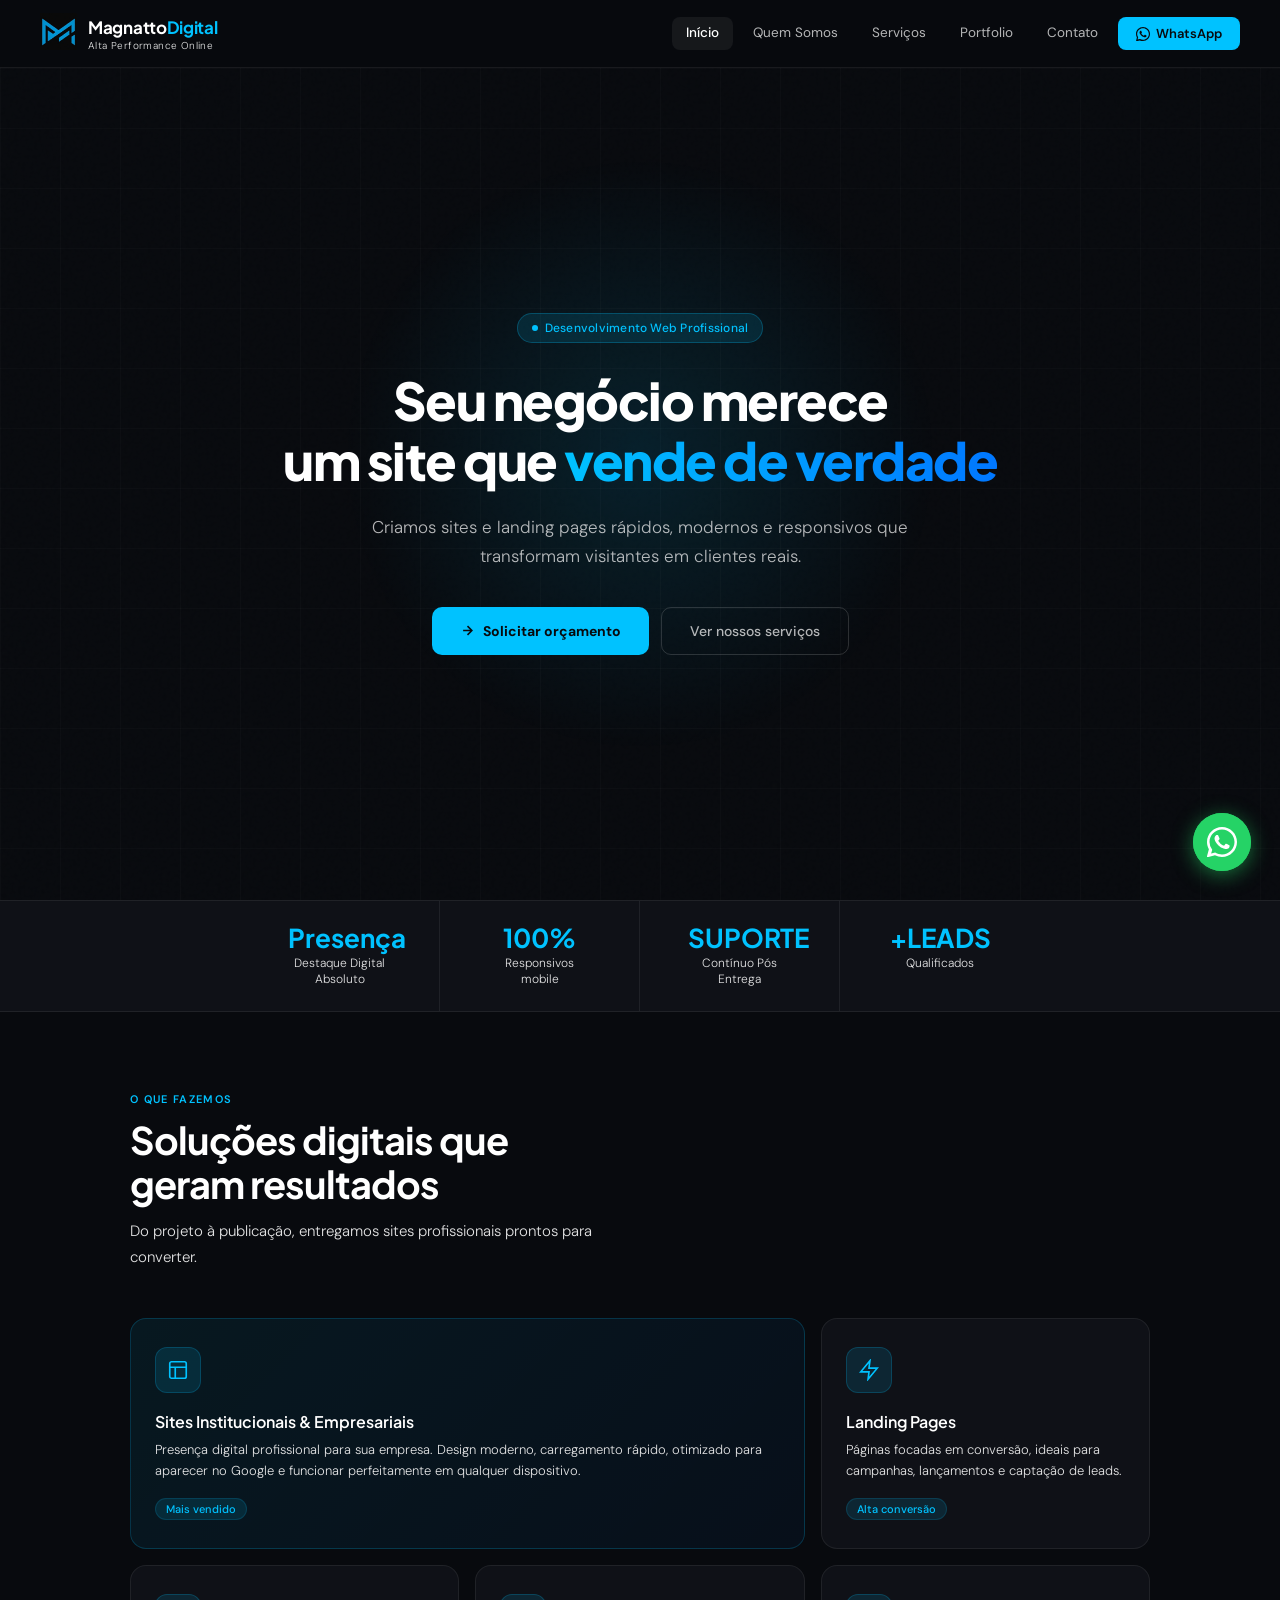
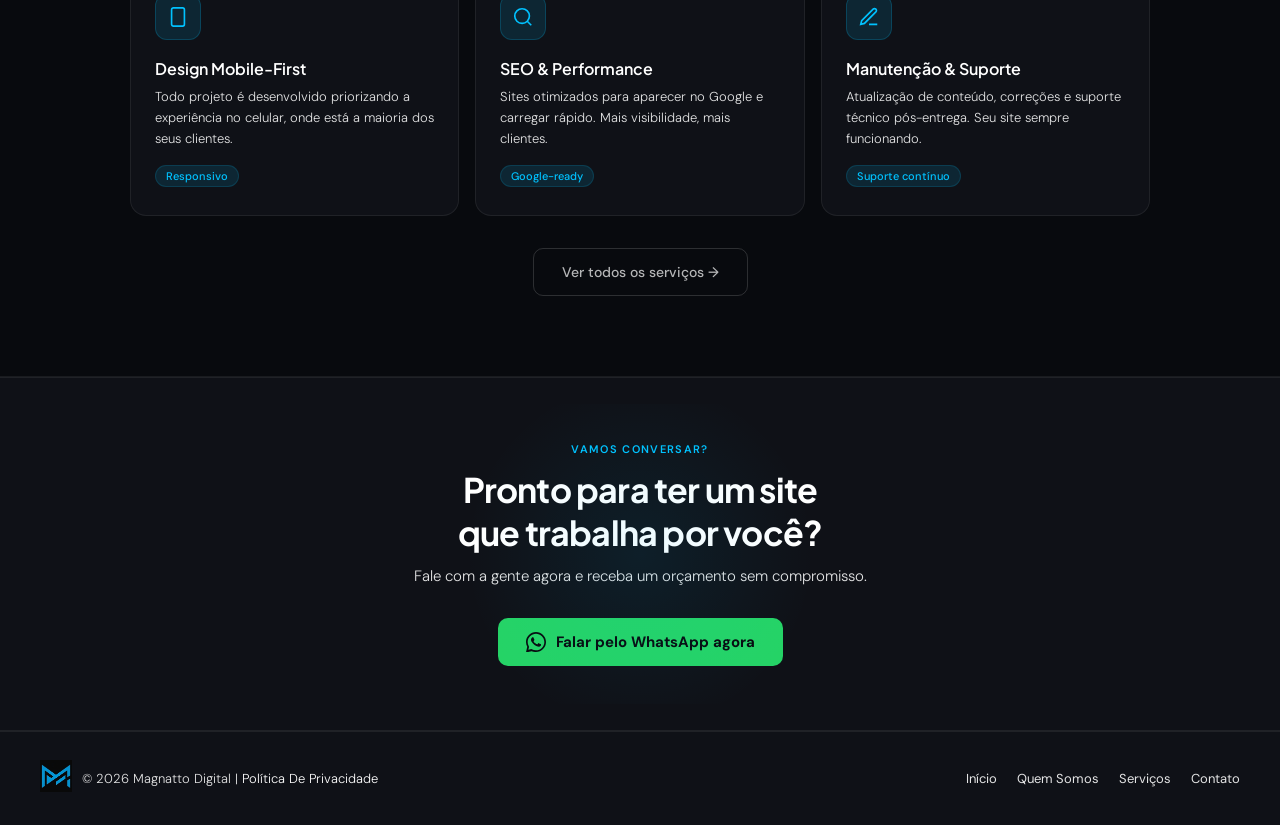
<file: index.html>
<!DOCTYPE html>
<html lang="pt-BR">
<head>
  <meta charset="UTF-8"/>
  <meta name="viewport" content="width=device-width, initial-scale=1.0"/>
  <title>Magnatto Digital — Criação de Sites Profissionais</title>
  <meta name="description" content="Criamos sites e landing pages profissionais que geram clientes. Rápidos, modernos e responsivos."/>
  <!-- Google tag (gtag.js) -->
<script async src="https://www.googletagmanager.com/gtag/js?id=AW-18074177367"></script>
<script>
  window.dataLayer = window.dataLayer || [];
  function gtag(){dataLayer.push(arguments);}
  gtag('js', new Date());

  gtag('config', 'AW-18074177367');
</script>

  <!-- Google Tag Manager -->
<script>(function(w,d,s,l,i){w[l]=w[l]||[];w[l].push({'gtm.start':
new Date().getTime(),event:'gtm.js'});var f=d.getElementsByTagName(s)[0],
j=d.createElement(s),dl=l!='dataLayer'?'&l='+l:'';j.async=true;j.src=
'https://www.googletagmanager.com/gtm.js?id='+i+dl;f.parentNode.insertBefore(j,f);
})(window,document,'script','dataLayer','GTM-P5HS49LV');</script>
<!-- End Google Tag Manager -->
  <link rel="stylesheet" href="style.css"/>
  <link rel="icon" href="favicon.png" type="image/svg+xml"/>
</head>
<body>
  <!-- Google Tag Manager (noscript) -->
<noscript><iframe src="https://www.googletagmanager.com/ns.html?id=GTM-P5HS49LV"
height="0" width="0" style="display:none;visibility:hidden"></iframe></noscript>
<!-- End Google Tag Manager (noscript) -->

<!-- NAVBAR -->
<nav class="nav">
  <a href="index.html" class="logo">
    <div class="logo-mark">
      <img src="favicon.png" alt="logo" style="width:37px;height:37px;" >
    </div>
    <div>
      <div class="logo-text">Magnatto<span>Digital</span></div>
      <div class="logo-tagline">Alta Performance Online</div>
    </div>
  </a>
  <div class="nav-links">
    <a href="index.html" class="active">Início</a>
    <a href="quem-somos.html">Quem Somos</a>
    <a href="servicos.html">Serviços</a>
    <a href="portfolio.html">Portfolio</a>
    <a href="contato.html">Contato</a>
    <a href="#" class="nav-cta" data-wpp="">
      <svg width="14" height="14" viewBox="0 0 24 24" fill="currentColor"><path d="M17.472 14.382c-.297-.149-1.758-.867-2.03-.967-.273-.099-.471-.148-.67.15-.197.297-.767.966-.94 1.164-.173.199-.347.223-.644.075-.297-.15-1.255-.463-2.39-1.475-.883-.788-1.48-1.761-1.653-2.059-.173-.297-.018-.458.13-.606.134-.133.298-.347.446-.52.149-.174.198-.298.298-.497.099-.198.05-.371-.025-.52-.075-.149-.669-1.612-.916-2.207-.242-.579-.487-.5-.669-.51-.173-.008-.371-.01-.57-.01-.198 0-.52.074-.792.372-.272.297-1.04 1.016-1.04 2.479 0 1.462 1.065 2.875 1.213 3.074.149.198 2.096 3.2 5.077 4.487.709.306 1.262.489 1.694.625.712.227 1.36.195 1.871.118.571-.085 1.758-.719 2.006-1.413.248-.694.248-1.289.173-1.413-.074-.124-.272-.198-.57-.347z"/><path d="M12 0C5.373 0 0 5.373 0 12c0 2.123.554 4.118 1.522 5.847L.057 23.853a.5.5 0 0 0 .609.608l6.007-1.464A11.939 11.939 0 0 0 12 24c6.627 0 12-5.373 12-12S18.627 0 12 0zm0 22a9.952 9.952 0 0 1-5.093-1.396l-.363-.215-3.769.918.936-3.669-.236-.378A9.952 9.952 0 0 1 2 12C2 6.477 6.477 2 12 2s10 4.477 10 10-4.477 10-10 10z"/></svg>
      WhatsApp
    </a>
  </div>
  <button class="hamburger" id="hamburger" aria-label="Menu">
    <span></span><span></span><span></span>
  </button>
</nav>

<!-- MOBILE MENU -->
<div class="mobile-menu" id="mobileMenu">
  <a href="index.html" class="active">Início</a>
  <a href="quem-somos.html">Quem Somos</a>
  <a href="servicos.html">Serviços</a>
  <a href="portfolio.html">Portfolio</a>
  <a href="contato.html">Contato</a>
  <a href="#" class="mob-wpp" data-wpp="">
    <svg width="16" height="16" viewBox="0 0 24 24" fill="currentColor"><path d="M17.472 14.382c-.297-.149-1.758-.867-2.03-.967-.273-.099-.471-.148-.67.15-.197.297-.767.966-.94 1.164-.173.199-.347.223-.644.075-.297-.15-1.255-.463-2.39-1.475-.883-.788-1.48-1.761-1.653-2.059-.173-.297-.018-.458.13-.606.134-.133.298-.347.446-.52.149-.174.198-.298.298-.497.099-.198.05-.371-.025-.52-.075-.149-.669-1.612-.916-2.207-.242-.579-.487-.5-.669-.51-.173-.008-.371-.01-.57-.01-.198 0-.52.074-.792.372-.272.297-1.04 1.016-1.04 2.479 0 1.462 1.065 2.875 1.213 3.074.149.198 2.096 3.2 5.077 4.487.709.306 1.262.489 1.694.625.712.227 1.36.195 1.871.118.571-.085 1.758-.719 2.006-1.413.248-.694.248-1.289.173-1.413-.074-.124-.272-.198-.57-.347z"/><path d="M12 0C5.373 0 0 5.373 0 12c0 2.123.554 4.118 1.522 5.847L.057 23.853a.5.5 0 0 0 .609.608l6.007-1.464A11.939 11.939 0 0 0 12 24c6.627 0 12-5.373 12-12S18.627 0 12 0zm0 22a9.952 9.952 0 0 1-5.093-1.396l-.363-.215-3.769.918.936-3.669-.236-.378A9.952 9.952 0 0 1 2 12C2 6.477 6.477 2 12 2s10 4.477 10 10-4.477 10-10 10z"/></svg>
    Falar no WhatsApp
  </a>
</div>

<!-- HERO -->
<section class="hero">
  <div class="hero-grid-lines"></div>
  <div class="hero-glow"></div>
  <div class="hero-content">
    <div class="hero-badge">Desenvolvimento Web Profissional</div>
    <h1>Seu negócio merece<br>um site que <span class="highlight">vende de verdade</span></h1>
    <p>Criamos sites e landing pages rápidos, modernos e responsivos que transformam visitantes em clientes reais.</p>
    <div class="hero-actions">
      <a href="#" class="btn-primary" data-wpp="Olá! Quero solicitar um orçamento para criação de site.">
        <svg width="15" height="15" viewBox="0 0 24 24" fill="none" stroke="currentColor" stroke-width="2.5"><path d="M5 12h14M12 5l7 7-7 7"/></svg>
        Solicitar orçamento
      </a>
      <a href="servicos.html" class="btn-ghost">Ver nossos serviços</a>
    </div>
  </div>
</section>

<!-- STATS -->
<div class="stats-bar">
  <div class="stat-item">
    <div class="stat-num">Presença</div>
    <div class="stat-label">Destaque Digital Absoluto</div>
  </div>
  <div class="stat-item">
    <div class="stat-num">100%</div>
    <div class="stat-label">Responsivos mobile</div>
  </div>
  <div class="stat-item">
    <div class="stat-num">SUPORTE</div>
    <div class="stat-label">Contínuo Pós Entrega</div>
  </div>
  <div class="stat-item">
    <div class="stat-num">+LEADS</div>
    <div class="stat-label">Qualificados</div>
  </div>
</div>

<!-- SERVIÇOS DESTAQUE -->
<section class="section">
  <div class="section-label">O que fazemos</div>
  <div class="section-title">Soluções digitais que<br>geram resultados</div>
  <div class="section-sub">Do projeto à publicação, entregamos sites profissionais prontos para converter.</div>

  <div class="services-grid">
    <div class="service-card featured-card">
      <div class="service-icon">
        <svg viewBox="0 0 24 24" fill="none" stroke="currentColor" stroke-width="1.8"><rect x="3" y="3" width="18" height="18" rx="2"/><path d="M3 9h18M9 21V9"/></svg>
      </div>
      <div class="service-name">Sites Institucionais & Empresariais</div>
      <div class="service-desc">Presença digital profissional para sua empresa. Design moderno, carregamento rápido, otimizado para aparecer no Google e funcionar perfeitamente em qualquer dispositivo.</div>
      <span class="service-tag">Mais vendido</span>
    </div>

    <div class="service-card">
      <div class="service-icon">
        <svg viewBox="0 0 24 24" fill="none" stroke="currentColor" stroke-width="1.8"><path d="M13 2L3 14h9l-1 8 10-12h-9l1-8z"/></svg>
      </div>
      <div class="service-name">Landing Pages</div>
      <div class="service-desc">Páginas focadas em conversão, ideais para campanhas, lançamentos e captação de leads.</div>
      <span class="service-tag">Alta conversão</span>
    </div>

    <div class="service-card">
      <div class="service-icon">
        <svg viewBox="0 0 24 24" fill="none" stroke="currentColor" stroke-width="1.8"><rect x="5" y="2" width="14" height="20" rx="2"/><path d="M12 18h.01"/></svg>
      </div>
      <div class="service-name">Design Mobile-First</div>
      <div class="service-desc">Todo projeto é desenvolvido priorizando a experiência no celular, onde está a maioria dos seus clientes.</div>
      <span class="service-tag">Responsivo</span>
    </div>

    <div class="service-card">
      <div class="service-icon">
        <svg viewBox="0 0 24 24" fill="none" stroke="currentColor" stroke-width="1.8"><circle cx="11" cy="11" r="8"/><path d="M21 21l-4.35-4.35"/></svg>
      </div>
      <div class="service-name">SEO & Performance</div>
      <div class="service-desc">Sites otimizados para aparecer no Google e carregar rápido. Mais visibilidade, mais clientes.</div>
      <span class="service-tag">Google-ready</span>
    </div>

    <div class="service-card">
      <div class="service-icon">
        <svg viewBox="0 0 24 24" fill="none" stroke="currentColor" stroke-width="1.8"><path d="M12 20h9M16.5 3.5a2.121 2.121 0 0 1 3 3L7 19l-4 1 1-4L16.5 3.5z"/></svg>
      </div>
      <div class="service-name">Manutenção & Suporte</div>
      <div class="service-desc">Atualização de conteúdo, correções e suporte técnico pós-entrega. Seu site sempre funcionando.</div>
      <span class="service-tag">Suporte contínuo</span>
    </div>
  </div>

  <div style="text-align:center; margin-top:32px;">
    <a href="servicos.html" class="btn-ghost">Ver todos os serviços →</a>
  </div>
</section>

<div class="divider"></div>

<!-- CTA STRIP -->
<div class="cta-strip">
  <div class="cta-strip-glow"></div>
  <div class="section-label" style="justify-content:center; display:flex;">Vamos conversar?</div>
  <h2>Pronto para ter um site<br>que trabalha por você?</h2>
  <p>Fale com a gente agora e receba um orçamento sem compromisso.</p>
  <a href="#" class="btn-wpp" data-wpp="Olá! Gostaria de solicitar um orçamento para meu site.">
    <svg width="20" height="20" viewBox="0 0 24 24" fill="currentColor"><path d="M17.472 14.382c-.297-.149-1.758-.867-2.03-.967-.273-.099-.471-.148-.67.15-.197.297-.767.966-.94 1.164-.173.199-.347.223-.644.075-.297-.15-1.255-.463-2.39-1.475-.883-.788-1.48-1.761-1.653-2.059-.173-.297-.018-.458.13-.606.134-.133.298-.347.446-.52.149-.174.198-.298.298-.497.099-.198.05-.371-.025-.52-.075-.149-.669-1.612-.916-2.207-.242-.579-.487-.5-.669-.51-.173-.008-.371-.01-.57-.01-.198 0-.52.074-.792.372-.272.297-1.04 1.016-1.04 2.479 0 1.462 1.065 2.875 1.213 3.074.149.198 2.096 3.2 5.077 4.487.709.306 1.262.489 1.694.625.712.227 1.36.195 1.871.118.571-.085 1.758-.719 2.006-1.413.248-.694.248-1.289.173-1.413-.074-.124-.272-.198-.57-.347z"/><path d="M12 0C5.373 0 0 5.373 0 12c0 2.123.554 4.118 1.522 5.847L.057 23.853a.5.5 0 0 0 .609.608l6.007-1.464A11.939 11.939 0 0 0 12 24c6.627 0 12-5.373 12-12S18.627 0 12 0zm0 22a9.952 9.952 0 0 1-5.093-1.396l-.363-.215-3.769.918.936-3.669-.236-.378A9.952 9.952 0 0 1 2 12C2 6.477 6.477 2 12 2s10 4.477 10 10-4.477 10-10 10z"/></svg>
    Falar pelo WhatsApp agora
  </a>
</div>

<!-- botao de whatsapp no canto inferior -->
<a href="#" class="fab-whatsapp" id="fabWhatsapp" aria-label="Falar pelo WhatsApp">
    <svg viewBox="0 0 24 24" fill="currentColor" aria-hidden="true"><path d="M17.472 14.382c-.297-.149-1.758-.867-2.03-.967-.273-.099-.471-.148-.67.15-.197.297-.767.966-.94 1.164-.173.199-.347.223-.644.075-.297-.15-1.255-.463-2.39-1.475-.883-.788-1.48-1.761-1.653-2.059-.173-.297-.018-.458.13-.606.134-.133.298-.347.446-.52.149-.174.198-.298.298-.497.099-.198.05-.371-.025-.52-.075-.149-.669-1.612-.916-2.207-.242-.579-.487-.5-.669-.51-.173-.008-.371-.01-.57-.01-.198 0-.52.074-.792.372-.272.297-1.04 1.016-1.04 2.479 0 1.462 1.065 2.875 1.213 3.074.149.198 2.096 3.2 5.077 4.487.709.306 1.262.489 1.694.625.712.227 1.36.195 1.871.118.571-.085 1.758-.719 2.006-1.413.248-.694.248-1.289.173-1.413-.074-.124-.272-.198-.57-.347z"/><path d="M12 0C5.373 0 0 5.373 0 12c0 2.115.549 4.099 1.51 5.824L.036 23.145a.75.75 0 0 0 .916.898l5.424-1.419A11.943 11.943 0 0 0 12 24c6.627 0 12-5.373 12-12S18.627 0 12 0zm0 22c-1.854 0-3.6-.5-5.105-1.373l-.367-.214-3.214.84.875-3.131-.232-.381A9.956 9.956 0 0 1 2 12C2 6.477 6.477 2 12 2s10 4.477 10 10-4.477 10-10 10z"/></svg>
    <span class="fab-whatsapp__tooltip">Fale conosco!</span>
</a>

<!-- FOOTER -->
<footer>
  <div class="logo" style="gap:10px;">
    <div class="logo-mark">
      <img src="favicon.png" alt="logo"  style="width:32px;height:32px;">
    </div>
    <div class="footer-copy">© 2026 Magnatto Digital |
      <a href="politicadeprivacidade.html" class="politica">Política De Privacidade</a>
    </div>
  </div>
  <div class="footer-links">
    <a href="index.html">Início</a>
    <a href="quem-somos.html">Quem Somos</a>
    <a href="servicos.html">Serviços</a>
    <a href="contato.html">Contato</a>
  </div>
</footer>

<script src="script.js"></script>
</body>
</html>
</file>
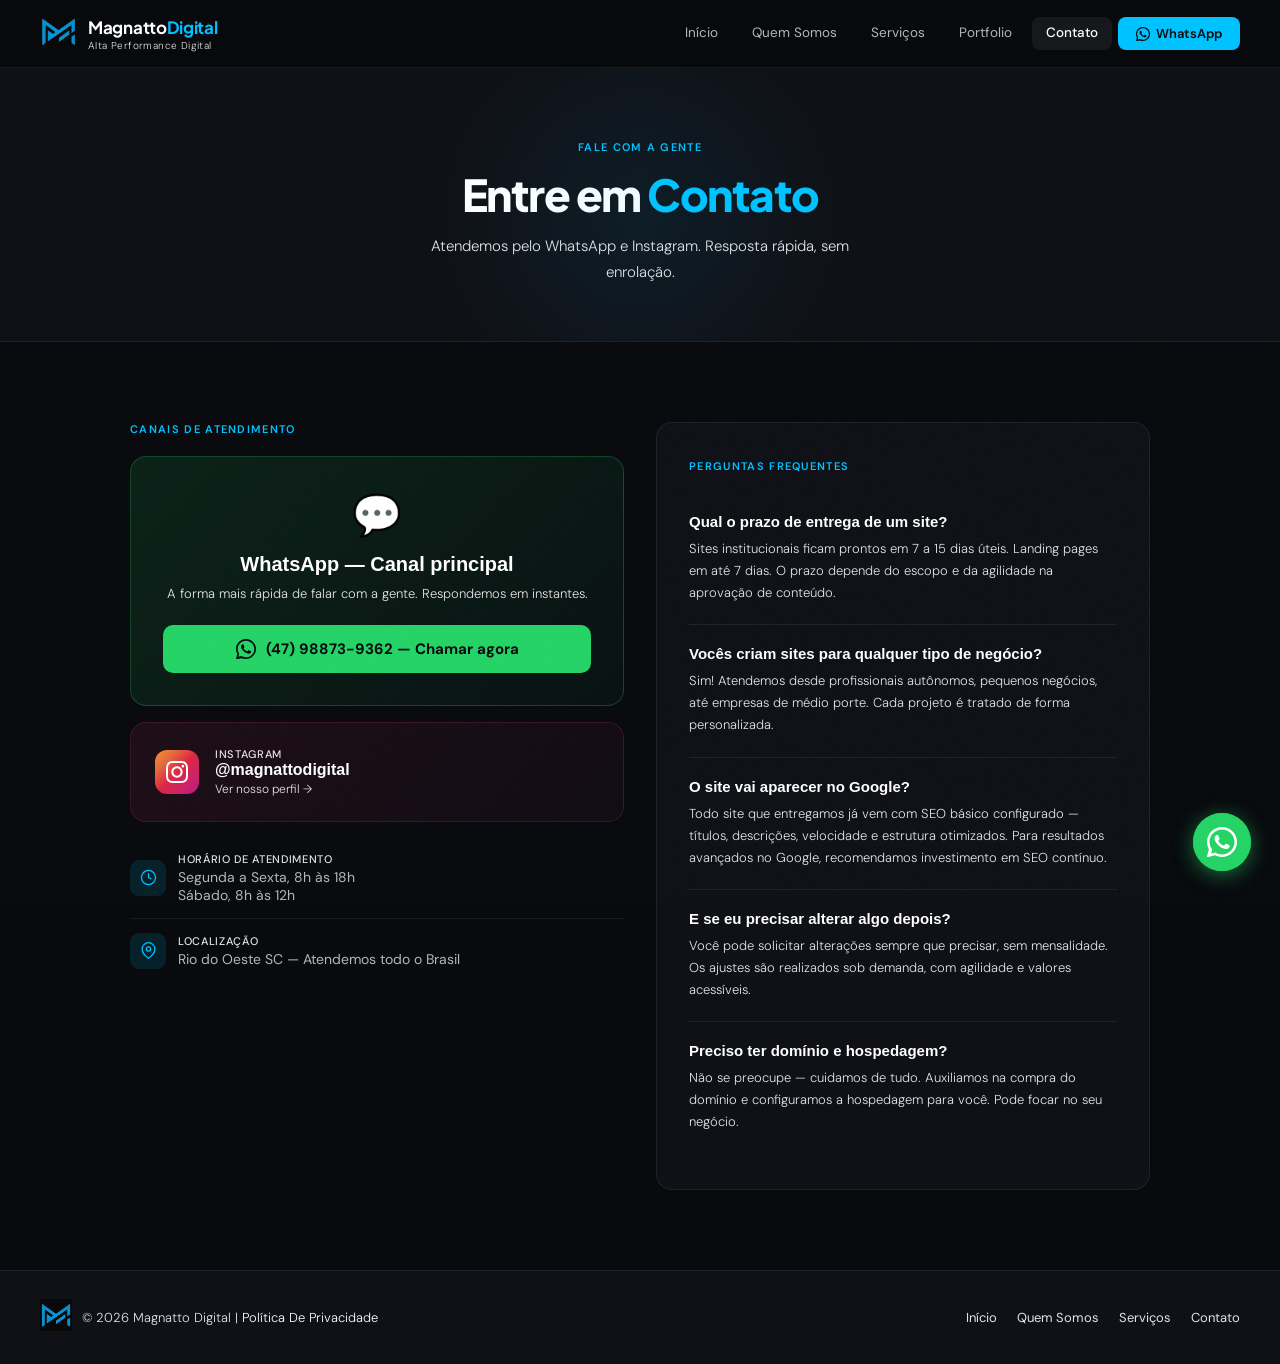
<file: contato.html>
<!DOCTYPE html>
<html lang="pt-BR">
<head>
  <meta charset="UTF-8"/>
  <meta name="viewport" content="width=device-width, initial-scale=1.0"/>
  <title>Contato — Magnatto Digital</title>
  <meta name="description" content="Entre em contato com a Magnatto Digital. Atendemos pelo WhatsApp e Instagram."/>
  <!-- Google tag (gtag.js) -->
<script async src="https://www.googletagmanager.com/gtag/js?id=AW-18074177367"></script>
<script>
  window.dataLayer = window.dataLayer || [];
  function gtag(){dataLayer.push(arguments);}
  gtag('js', new Date());

  gtag('config', 'AW-18074177367');
</script>

  <!-- Google Tag Manager -->
    <script>(function(w,d,s,l,i){w[l]=w[l]||[];w[l].push({'gtm.start':
    new Date().getTime(),event:'gtm.js'});var f=d.getElementsByTagName(s)[0],
    j=d.createElement(s),dl=l!='dataLayer'?'&l='+l:'';j.async=true;j.src=
    'https://www.googletagmanager.com/gtm.js?id='+i+dl;f.parentNode.insertBefore(j,f);
    })(window,document,'script','dataLayer','GTM-P5HS49LV');</script>
<!-- End Google Tag Manager -->
  <link rel="stylesheet" href="style.css"/>
  <link rel="icon" href="favicon.png" type="image/svg+xml"/>
  <style>
    .contact-box {
      background: var(--surface);
      border: 1px solid var(--border);
      border-radius: var(--radius-lg);
      padding: 36px 32px;
    }
    .wpp-big-card {
      background: linear-gradient(135deg, rgba(37,211,102,0.12), rgba(37,211,102,0.04));
      border: 1px solid rgba(37,211,102,0.25);
      border-radius: var(--radius-lg);
      padding: 32px;
      text-align: center;
      margin-bottom: 16px;
    }
    .wpp-big-card h3 {
      font-family: 'Syne', sans-serif;
      font-size: 20px;
      font-weight: 700;
      margin-bottom: 8px;
    }
    .wpp-big-card p {
      font-size: 13px;
      color: var(--white-40);
      margin-bottom: 20px;
      font-weight: 300;
      line-height: 1.6;
    }
    .ig-card {
      background: linear-gradient(135deg, rgba(225,48,108,0.1), rgba(193,53,132,0.05));
      border: 1px solid rgba(225,48,108,0.2);
      border-radius: var(--radius-lg);
      padding: 24px;
      display: flex;
      align-items: center;
      gap: 16px;
      text-decoration: none;
      transition: border-color 0.2s, transform 0.2s;
    }
    .ig-card:hover {
      border-color: rgba(225,48,108,0.4);
      transform: translateY(-2px);
    }
    .ig-icon {
      width: 44px;
      height: 44px;
      background: linear-gradient(135deg, #f09433, #e6683c, #dc2743, #cc2366, #bc1888);
      border-radius: 12px;
      display: flex;
      align-items: center;
      justify-content: center;
      flex-shrink: 0;
    }
    .ig-label { font-size: 11px; color: var(--white-40); text-transform: uppercase; letter-spacing: 0.06em; font-weight: 500; }
    .ig-handle { font-size: 16px; font-weight: 600; color: var(--white); font-family: 'Syne', sans-serif; }
    .faq-item {
      border-bottom: 1px solid var(--border);
      padding: 20px 0;
    }
    .faq-item:last-child { border-bottom: none; }
    .faq-q {
      font-family: 'Syne', sans-serif;
      font-size: 15px;
      font-weight: 600;
      color: var(--white);
      margin-bottom: 8px;
    }
    .faq-a {
      font-size: 13px;
      color: var(--white-40);
      line-height: 1.7;
      font-weight: 300;
    }
  </style>
</head>
<body>

  <!-- Google Tag Manager (noscript) -->
<noscript><iframe src="https://www.googletagmanager.com/ns.html?id=GTM-P5HS49LV"
height="0" width="0" style="display:none;visibility:hidden"></iframe></noscript>
<!-- End Google Tag Manager (noscript) -->

<!-- NAVBAR -->
<nav class="nav">
  <a href="index.html" class="logo">
    <div class="logo-mark">
      <img src="favicon.png" alt="logo" style="width:37px;height:37px;">
    </div>
    <div>
      <div class="logo-text">Magnatto<span>Digital</span></div>
      <div class="logo-tagline">Alta Performance Digital</div>
    </div>
  </a>
  <div class="nav-links">
    <a href="index.html">Início</a>
    <a href="quem-somos.html">Quem Somos</a>
    <a href="servicos.html">Serviços</a>
    <a href="portfolio.html">Portfolio</a>
    <a href="contato.html" class="active">Contato</a>
    <a href="#" class="nav-cta" data-wpp="">
      <svg width="14" height="14" viewBox="0 0 24 24" fill="currentColor"><path d="M17.472 14.382c-.297-.149-1.758-.867-2.03-.967-.273-.099-.471-.148-.67.15-.197.297-.767.966-.94 1.164-.173.199-.347.223-.644.075-.297-.15-1.255-.463-2.39-1.475-.883-.788-1.48-1.761-1.653-2.059-.173-.297-.018-.458.13-.606.134-.133.298-.347.446-.52.149-.174.198-.298.298-.497.099-.198.05-.371-.025-.52-.075-.149-.669-1.612-.916-2.207-.242-.579-.487-.5-.669-.51-.173-.008-.371-.01-.57-.01-.198 0-.52.074-.792.372-.272.297-1.04 1.016-1.04 2.479 0 1.462 1.065 2.875 1.213 3.074.149.198 2.096 3.2 5.077 4.487.709.306 1.262.489 1.694.625.712.227 1.36.195 1.871.118.571-.085 1.758-.719 2.006-1.413.248-.694.248-1.289.173-1.413-.074-.124-.272-.198-.57-.347z"/><path d="M12 0C5.373 0 0 5.373 0 12c0 2.123.554 4.118 1.522 5.847L.057 23.853a.5.5 0 0 0 .609.608l6.007-1.464A11.939 11.939 0 0 0 12 24c6.627 0 12-5.373 12-12S18.627 0 12 0zm0 22a9.952 9.952 0 0 1-5.093-1.396l-.363-.215-3.769.918.936-3.669-.236-.378A9.952 9.952 0 0 1 2 12C2 6.477 6.477 2 12 2s10 4.477 10 10-4.477 10-10 10z"/></svg>
      WhatsApp
    </a>
  </div>
  <button class="hamburger" id="hamburger" aria-label="Menu">
    <span></span><span></span><span></span>
  </button>
</nav>

<div class="mobile-menu" id="mobileMenu">
  <a href="index.html">Início</a>
  <a href="quem-somos.html">Quem Somos</a>
  <a href="servicos.html">Serviços</a>
  <a href="portfolio.html">Portfolio</a>
  <a href="contato.html" class="active">Contato</a>
  <a href="#" class="mob-wpp" data-wpp="">
    <svg width="16" height="16" viewBox="0 0 24 24" fill="currentColor"><path d="M17.472 14.382c-.297-.149-1.758-.867-2.03-.967-.273-.099-.471-.148-.67.15-.197.297-.767.966-.94 1.164-.173.199-.347.223-.644.075-.297-.15-1.255-.463-2.39-1.475-.883-.788-1.48-1.761-1.653-2.059-.173-.297-.018-.458.13-.606.134-.133.298-.347.446-.52.149-.174.198-.298.298-.497.099-.198.05-.371-.025-.52-.075-.149-.669-1.612-.916-2.207-.242-.579-.487-.5-.669-.51-.173-.008-.371-.01-.57-.01-.198 0-.52.074-.792.372-.272.297-1.04 1.016-1.04 2.479 0 1.462 1.065 2.875 1.213 3.074.149.198 2.096 3.2 5.077 4.487.709.306 1.262.489 1.694.625.712.227 1.36.195 1.871.118.571-.085 1.758-.719 2.006-1.413.248-.694.248-1.289.173-1.413-.074-.124-.272-.198-.57-.347z"/><path d="M12 0C5.373 0 0 5.373 0 12c0 2.123.554 4.118 1.522 5.847L.057 23.853a.5.5 0 0 0 .609.608l6.007-1.464A11.939 11.939 0 0 0 12 24c6.627 0 12-5.373 12-12S18.627 0 12 0zm0 22a9.952 9.952 0 0 1-5.093-1.396l-.363-.215-3.769.918.936-3.669-.236-.378A9.952 9.952 0 0 1 2 12C2 6.477 6.477 2 12 2s10 4.477 10 10-4.477 10-10 10z"/></svg>
    Falar no WhatsApp
  </a>
</div>

<!-- PAGE HERO -->
<div class="page-hero">
  <div class="page-hero-glow"></div>
  <div class="section-label">Fale com a gente</div>
  <h1>Entre em <span style="color:var(--accent)">Contato</span></h1>
  <p>Atendemos pelo WhatsApp e Instagram. Resposta rápida, sem enrolação.</p>
</div>

<!-- CONTATO -->
<section class="section">
  <div class="contact-grid">

    <!-- CANAIS DE CONTATO -->
    <div>
      <div class="section-label" style="margin-bottom:20px;">Canais de atendimento</div>

      <div class="wpp-big-card">
        <div style="font-size:40px; margin-bottom:12px;">💬</div>
        <h3>WhatsApp — Canal principal</h3>
        <p>A forma mais rápida de falar com a gente. Respondemos em instantes.</p>
        <a href="#" class="btn-wpp" style="justify-content:center; width:100%; font-size:15px;" data-wpp="Olá! Vi o site da Magnatto Digital e gostaria de saber mais.">
          <svg width="20" height="20" viewBox="0 0 24 24" fill="currentColor"><path d="M17.472 14.382c-.297-.149-1.758-.867-2.03-.967-.273-.099-.471-.148-.67.15-.197.297-.767.966-.94 1.164-.173.199-.347.223-.644.075-.297-.15-1.255-.463-2.39-1.475-.883-.788-1.48-1.761-1.653-2.059-.173-.297-.018-.458.13-.606.134-.133.298-.347.446-.52.149-.174.198-.298.298-.497.099-.198.05-.371-.025-.52-.075-.149-.669-1.612-.916-2.207-.242-.579-.487-.5-.669-.51-.173-.008-.371-.01-.57-.01-.198 0-.52.074-.792.372-.272.297-1.04 1.016-1.04 2.479 0 1.462 1.065 2.875 1.213 3.074.149.198 2.096 3.2 5.077 4.487.709.306 1.262.489 1.694.625.712.227 1.36.195 1.871.118.571-.085 1.758-.719 2.006-1.413.248-.694.248-1.289.173-1.413-.074-.124-.272-.198-.57-.347z"/><path d="M12 0C5.373 0 0 5.373 0 12c0 2.123.554 4.118 1.522 5.847L.057 23.853a.5.5 0 0 0 .609.608l6.007-1.464A11.939 11.939 0 0 0 12 24c6.627 0 12-5.373 12-12S18.627 0 12 0zm0 22a9.952 9.952 0 0 1-5.093-1.396l-.363-.215-3.769.918.936-3.669-.236-.378A9.952 9.952 0 0 1 2 12C2 6.477 6.477 2 12 2s10 4.477 10 10-4.477 10-10 10z"/></svg>
          (47) 98873-9362 — Chamar agora
        </a>
      </div>

      <a href="https://instagram.com/magnattodigital" target="_blank" class="ig-card">
        <div class="ig-icon">
          <svg width="22" height="22" viewBox="0 0 24 24" fill="white"><path d="M12 2.163c3.204 0 3.584.012 4.85.07 3.252.148 4.771 1.691 4.919 4.919.058 1.265.069 1.645.069 4.849 0 3.205-.012 3.584-.069 4.849-.149 3.225-1.664 4.771-4.919 4.919-1.266.058-1.644.07-4.85.07-3.204 0-3.584-.012-4.849-.07-3.26-.149-4.771-1.699-4.919-4.92-.058-1.265-.07-1.644-.07-4.849 0-3.204.013-3.583.07-4.849.149-3.227 1.664-4.771 4.919-4.919 1.266-.057 1.645-.069 4.849-.069zm0-2.163c-3.259 0-3.667.014-4.947.072-4.358.2-6.78 2.618-6.98 6.98-.059 1.281-.073 1.689-.073 4.948 0 3.259.014 3.668.072 4.948.2 4.358 2.618 6.78 6.98 6.98 1.281.058 1.689.072 4.948.072 3.259 0 3.668-.014 4.948-.072 4.354-.2 6.782-2.618 6.979-6.98.059-1.28.073-1.689.073-4.948 0-3.259-.014-3.667-.072-4.947-.196-4.354-2.617-6.78-6.979-6.98-1.281-.059-1.69-.073-4.949-.073zm0 5.838c-3.403 0-6.162 2.759-6.162 6.162s2.759 6.163 6.162 6.163 6.162-2.759 6.162-6.163c0-3.403-2.759-6.162-6.162-6.162zm0 10.162c-2.209 0-4-1.79-4-4 0-2.209 1.791-4 4-4s4 1.791 4 4c0 2.21-1.791 4-4 4zm6.406-11.845c-.796 0-1.441.645-1.441 1.44s.645 1.44 1.441 1.44c.795 0 1.439-.645 1.439-1.44s-.644-1.44-1.439-1.44z"/></svg>
        </div>
        <div>
          <div class="ig-label">Instagram</div>
          <div class="ig-handle">@magnattodigital</div>
          <div style="font-size:12px; color:var(--white-40); margin-top:2px; font-weight:300;">Ver nosso perfil →</div>
        </div>
      </a>

      <div style="margin-top:16px; display:flex; flex-direction:column; gap:0;">
        <div class="contact-item">
          <div class="contact-item-icon">
            <svg viewBox="0 0 24 24" fill="none" stroke="currentColor" stroke-width="1.8"><circle cx="12" cy="12" r="10"/><path d="M12 6v6l4 2"/></svg>
          </div>
          <div>
            <div class="contact-item-label">Horário de atendimento</div>
            <div class="contact-item-value">Segunda a Sexta, 8h às 18h <br>Sábado, 8h às 12h</div>
          </div>
        </div>
        <div class="contact-item">
          <div class="contact-item-icon">
            <svg viewBox="0 0 24 24" fill="none" stroke="currentColor" stroke-width="1.8"><path d="M21 10c0 7-9 13-9 13s-9-6-9-13a9 9 0 0 1 18 0z"/><circle cx="12" cy="10" r="3"/></svg>
          </div>
          <div>
            <div class="contact-item-label">Localização</div>
            <div class="contact-item-value">Rio do Oeste SC — Atendemos todo o Brasil</div>
          </div>
        </div>
      </div>
    </div>

    <!-- FAQ -->
    <div class="contact-box">
      <div class="section-label" style="margin-bottom:20px;">Perguntas frequentes</div>
      <div>
        <div class="faq-item">
          <div class="faq-q">Qual o prazo de entrega de um site?</div>
          <div class="faq-a">Sites institucionais ficam prontos em 7 a 15 dias úteis. Landing pages em até 7 dias. O prazo depende do escopo e da agilidade na aprovação de conteúdo.</div>
        </div>
        <div class="faq-item">
          <div class="faq-q">Vocês criam sites para qualquer tipo de negócio?</div>
          <div class="faq-a">Sim! Atendemos desde profissionais autônomos, pequenos negócios, até empresas de médio porte. Cada projeto é tratado de forma personalizada.</div>
        </div>
        <div class="faq-item">
          <div class="faq-q">O site vai aparecer no Google?</div>
          <div class="faq-a">Todo site que entregamos já vem com SEO básico configurado — títulos, descrições, velocidade e estrutura otimizados. Para resultados avançados no Google, recomendamos investimento em SEO contínuo.</div>
        </div>
        <div class="faq-item">
          <div class="faq-q">E se eu precisar alterar algo depois?</div>
          <div class="faq-a">Você pode solicitar alterações sempre que precisar, sem mensalidade. Os ajustes são realizados sob demanda, com agilidade e valores acessíveis.</div>
        </div>
        <div class="faq-item">
          <div class="faq-q">Preciso ter domínio e hospedagem?</div>
          <div class="faq-a">Não se preocupe — cuidamos de tudo. Auxiliamos na compra do domínio e configuramos a hospedagem para você. Pode focar no seu negócio.</div>
        </div>
      </div>
    </div>

  </div>
</section>

<!-- botao de whatsapp no canto inferior -->
<a href="#" class="fab-whatsapp" id="fabWhatsapp" aria-label="Falar pelo WhatsApp">
    <svg viewBox="0 0 24 24" fill="currentColor" aria-hidden="true"><path d="M17.472 14.382c-.297-.149-1.758-.867-2.03-.967-.273-.099-.471-.148-.67.15-.197.297-.767.966-.94 1.164-.173.199-.347.223-.644.075-.297-.15-1.255-.463-2.39-1.475-.883-.788-1.48-1.761-1.653-2.059-.173-.297-.018-.458.13-.606.134-.133.298-.347.446-.52.149-.174.198-.298.298-.497.099-.198.05-.371-.025-.52-.075-.149-.669-1.612-.916-2.207-.242-.579-.487-.5-.669-.51-.173-.008-.371-.01-.57-.01-.198 0-.52.074-.792.372-.272.297-1.04 1.016-1.04 2.479 0 1.462 1.065 2.875 1.213 3.074.149.198 2.096 3.2 5.077 4.487.709.306 1.262.489 1.694.625.712.227 1.36.195 1.871.118.571-.085 1.758-.719 2.006-1.413.248-.694.248-1.289.173-1.413-.074-.124-.272-.198-.57-.347z"/><path d="M12 0C5.373 0 0 5.373 0 12c0 2.115.549 4.099 1.51 5.824L.036 23.145a.75.75 0 0 0 .916.898l5.424-1.419A11.943 11.943 0 0 0 12 24c6.627 0 12-5.373 12-12S18.627 0 12 0zm0 22c-1.854 0-3.6-.5-5.105-1.373l-.367-.214-3.214.84.875-3.131-.232-.381A9.956 9.956 0 0 1 2 12C2 6.477 6.477 2 12 2s10 4.477 10 10-4.477 10-10 10z"/></svg>
    <span class="fab-whatsapp__tooltip">Fale conosco!</span>
</a>


<footer>
  <div class="logo" style="gap:10px;">
    <div class="logo-mark">
      <img src="favicon.png" alt="logo" style="width:32px;height:32px;">
    </div>
    <div class="footer-copy">© 2026 Magnatto Digital | 
      <a href="politicadeprivacidade.html" class="politica">Política De Privacidade</a>
    </div>
  </div>
  <div class="footer-links">
    <a href="index.html">Início</a>
    <a href="quem-somos.html">Quem Somos</a>
    <a href="servicos.html">Serviços</a>
    <a href="contato.html">Contato</a>
  </div>
</footer>

<script src="script.js"></script>
</body>
</html>
</file>
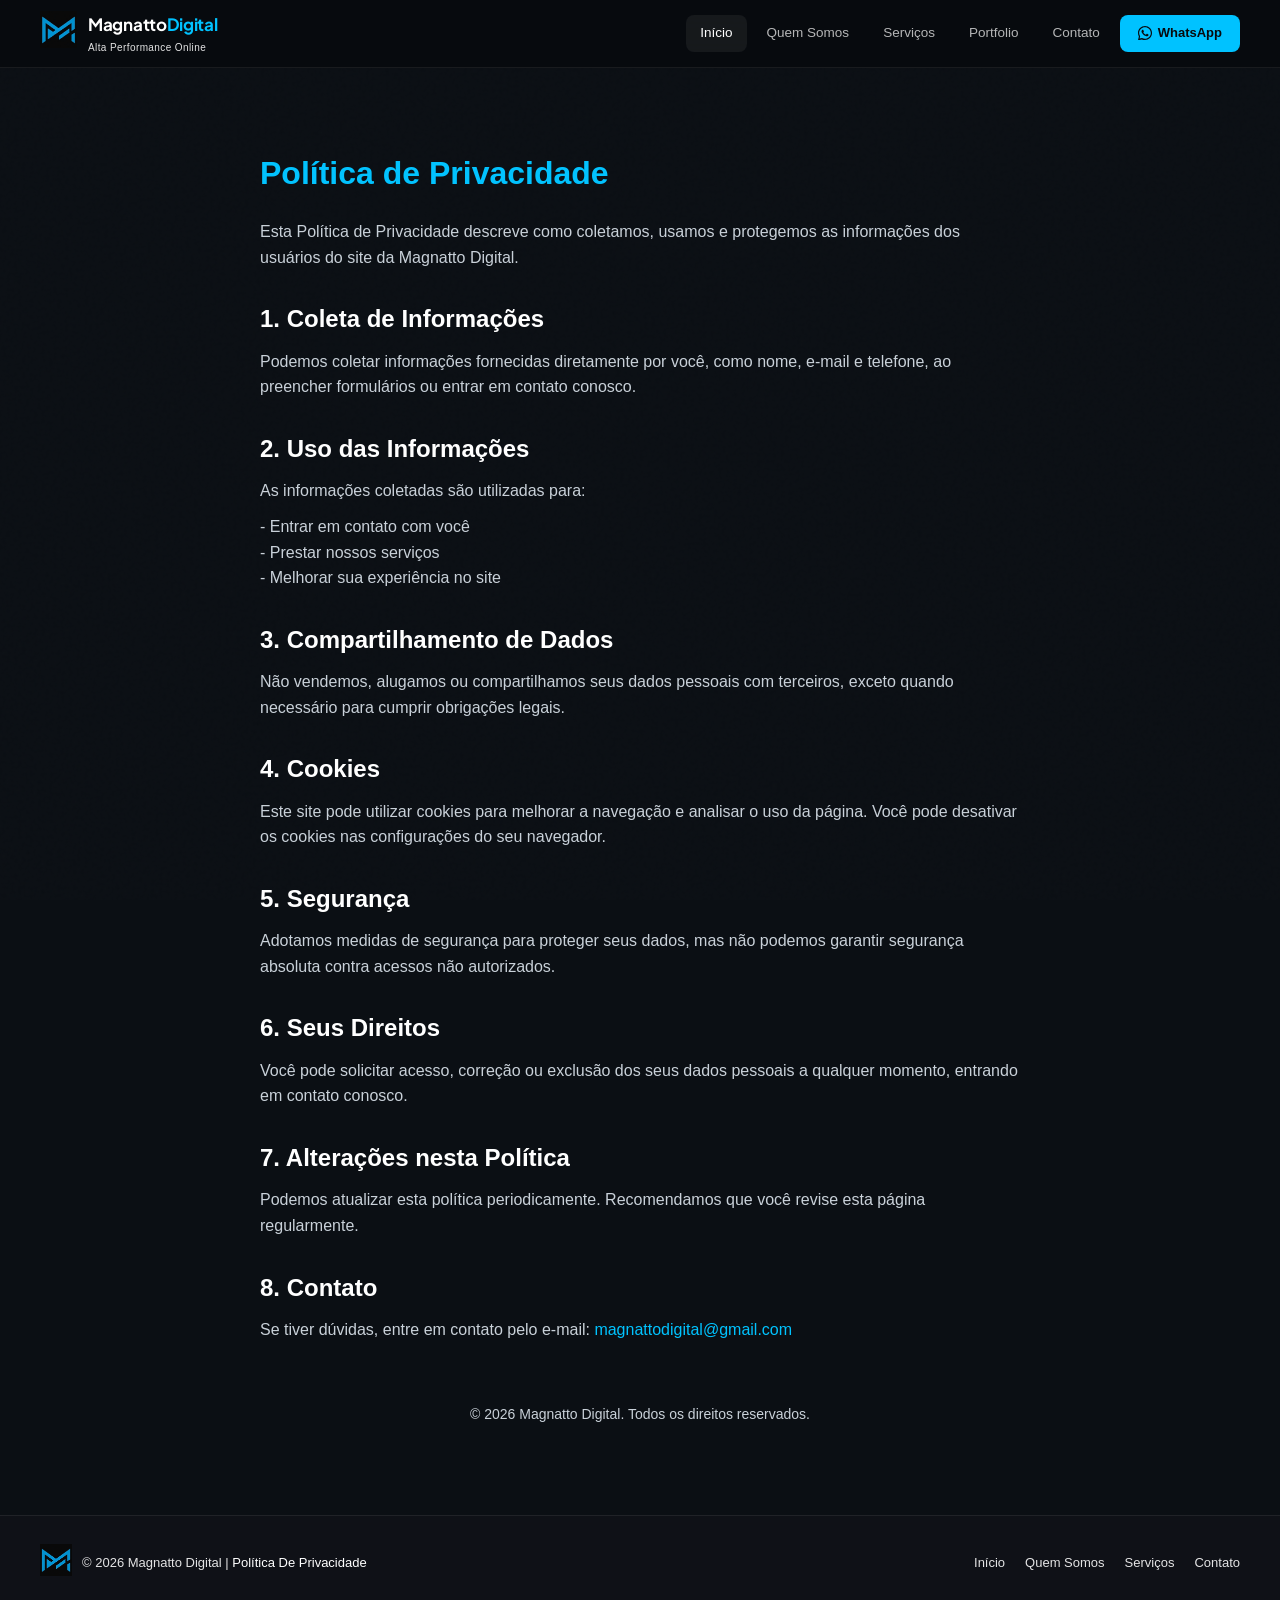
<file: politicadeprivacidade.html>
<!DOCTYPE html>
<html lang="pt-BR">
<head>
  <meta charset="UTF-8"/>
  <meta name="viewport" content="width=device-width, initial-scale=1.0"/>
  <!-- Google tag (gtag.js) -->
<script async src="https://www.googletagmanager.com/gtag/js?id=AW-18074177367"></script>
<script>
  window.dataLayer = window.dataLayer || [];
  function gtag(){dataLayer.push(arguments);}
  gtag('js', new Date());

  gtag('config', 'AW-18074177367');
</script>

  <!-- Google Tag Manager -->
<script>(function(w,d,s,l,i){w[l]=w[l]||[];w[l].push({'gtm.start':
new Date().getTime(),event:'gtm.js'});var f=d.getElementsByTagName(s)[0],
j=d.createElement(s),dl=l!='dataLayer'?'&l='+l:'';j.async=true;j.src=
'https://www.googletagmanager.com/gtm.js?id='+i+dl;f.parentNode.insertBefore(j,f);
})(window,document,'script','dataLayer','GTM-P5HS49LV');</script>
<!-- End Google Tag Manager -->
  <title>Política de Privacidade | Magnatto Digital</title>
  <meta name="description" content="Criamos sites e landing pages profissionais que geram clientes. Rápidos, modernos e responsivos."/>
  <link rel="stylesheet" href="style.css"/>
  <link rel="icon" href="favicon.png" type="image/svg+xml"/>

  <style>

    body {
      font-family: Arial, sans-serif;
      background: #0b0f14;
      color: #e6edf3;
      line-height: 1.6;
      margin: 0;
      padding: 0;
    }

    .container {
      max-width: 800px;
      margin: 60px auto;
      padding: 20px;
    }

    h1 {
      color: #00c3ff;
      margin-bottom: 20px;
    }

    h2 {
      margin-top: 30px;
      color: #ffffff;
    }

    p {
      margin: 10px 0;
      color: #c9d1d9;
    }

    a {
      color: #00c3ff;
      text-decoration: none;
    }

    .footer {
      text-align: center;
      margin-top: 60px;
      font-size: 14px;
      color: #8b949e;
    }
  </style>
</head>
<body>
  <!-- Google Tag Manager (noscript) -->
<noscript><iframe src="https://www.googletagmanager.com/ns.html?id=GTM-P5HS49LV"
height="0" width="0" style="display:none;visibility:hidden"></iframe></noscript>
<!-- End Google Tag Manager (noscript) -->

    <!-- NAVBAR -->
<nav class="nav">
  <a href="index.html" class="logo">
    <div class="logo-mark">
      <img src="favicon.png" alt="logo" style="width:37px;height:37px;" >
    </div>
    <div>
      <div class="logo-text">Magnatto<span>Digital</span></div>
      <div class="logo-tagline">Alta Performance Online</div>
    </div>
  </a>
  <div class="nav-links">
    <a href="index.html" class="active">Início</a>
    <a href="quem-somos.html">Quem Somos</a>
    <a href="servicos.html">Serviços</a>
    <a href="portfolio.html">Portfolio</a>
    <a href="contato.html">Contato</a>
    <a href="#" class="nav-cta" data-wpp="">
      <svg width="14" height="14" viewBox="0 0 24 24" fill="currentColor"><path d="M17.472 14.382c-.297-.149-1.758-.867-2.03-.967-.273-.099-.471-.148-.67.15-.197.297-.767.966-.94 1.164-.173.199-.347.223-.644.075-.297-.15-1.255-.463-2.39-1.475-.883-.788-1.48-1.761-1.653-2.059-.173-.297-.018-.458.13-.606.134-.133.298-.347.446-.52.149-.174.198-.298.298-.497.099-.198.05-.371-.025-.52-.075-.149-.669-1.612-.916-2.207-.242-.579-.487-.5-.669-.51-.173-.008-.371-.01-.57-.01-.198 0-.52.074-.792.372-.272.297-1.04 1.016-1.04 2.479 0 1.462 1.065 2.875 1.213 3.074.149.198 2.096 3.2 5.077 4.487.709.306 1.262.489 1.694.625.712.227 1.36.195 1.871.118.571-.085 1.758-.719 2.006-1.413.248-.694.248-1.289.173-1.413-.074-.124-.272-.198-.57-.347z"/><path d="M12 0C5.373 0 0 5.373 0 12c0 2.123.554 4.118 1.522 5.847L.057 23.853a.5.5 0 0 0 .609.608l6.007-1.464A11.939 11.939 0 0 0 12 24c6.627 0 12-5.373 12-12S18.627 0 12 0zm0 22a9.952 9.952 0 0 1-5.093-1.396l-.363-.215-3.769.918.936-3.669-.236-.378A9.952 9.952 0 0 1 2 12C2 6.477 6.477 2 12 2s10 4.477 10 10-4.477 10-10 10z"/></svg>
      WhatsApp
    </a>
  </div>
  <button class="hamburger" id="hamburger" aria-label="Menu">
    <span></span><span></span><span></span>
  </button>
</nav>




    <div class="container">
    <h1>Política de Privacidade</h1>

    <p>Esta Política de Privacidade descreve como coletamos, usamos e protegemos as informações dos usuários do site da Magnatto Digital.</p>

    <h2>1. Coleta de Informações</h2>
    <p>Podemos coletar informações fornecidas diretamente por você, como nome, e-mail e telefone, ao preencher formulários ou entrar em contato conosco.</p>

    <h2>2. Uso das Informações</h2>
    <p>As informações coletadas são utilizadas para:</p>
    <p>- Entrar em contato com você<br>
       - Prestar nossos serviços<br>
       - Melhorar sua experiência no site</p>

    <h2>3. Compartilhamento de Dados</h2>
    <p>Não vendemos, alugamos ou compartilhamos seus dados pessoais com terceiros, exceto quando necessário para cumprir obrigações legais.</p>

    <h2>4. Cookies</h2>
    <p>Este site pode utilizar cookies para melhorar a navegação e analisar o uso da página. Você pode desativar os cookies nas configurações do seu navegador.</p>

    <h2>5. Segurança</h2>
    <p>Adotamos medidas de segurança para proteger seus dados, mas não podemos garantir segurança absoluta contra acessos não autorizados.</p>

    <h2>6. Seus Direitos</h2>
    <p>Você pode solicitar acesso, correção ou exclusão dos seus dados pessoais a qualquer momento, entrando em contato conosco.</p>

    <h2>7. Alterações nesta Política</h2>
    <p>Podemos atualizar esta política periodicamente. Recomendamos que você revise esta página regularmente.</p>

    <h2>8. Contato</h2>
    <p>Se tiver dúvidas, entre em contato pelo e-mail: <a href="mailto:magnattodigital@gmail.com">magnattodigital@gmail.com</a></p>

    <div class="footer">
      <p>© 2026 Magnatto Digital. Todos os direitos reservados.</p>
    </div>
  </div>

  <!-- FOOTER -->
<footer>
  <div class="logo" style="gap:10px;">
    <div class="logo-mark">
      <img src="favicon.png" alt="logo"  style="width:32px;height:32px;">
    </div>
    <div class="footer-copy">© 2026 Magnatto Digital | 
        <a href="politicadeprivacidade.html" class="politica">Política De Privacidade</a>
    </div>
  </div>
  <div class="footer-links">
    <a href="index.html">Início</a>
    <a href="quem-somos.html">Quem Somos</a>
    <a href="servicos.html">Serviços</a>
    <a href="contato.html">Contato</a>
  </div>
</footer>


    <script src="script.js"></script>
</body>
</html>
</file>
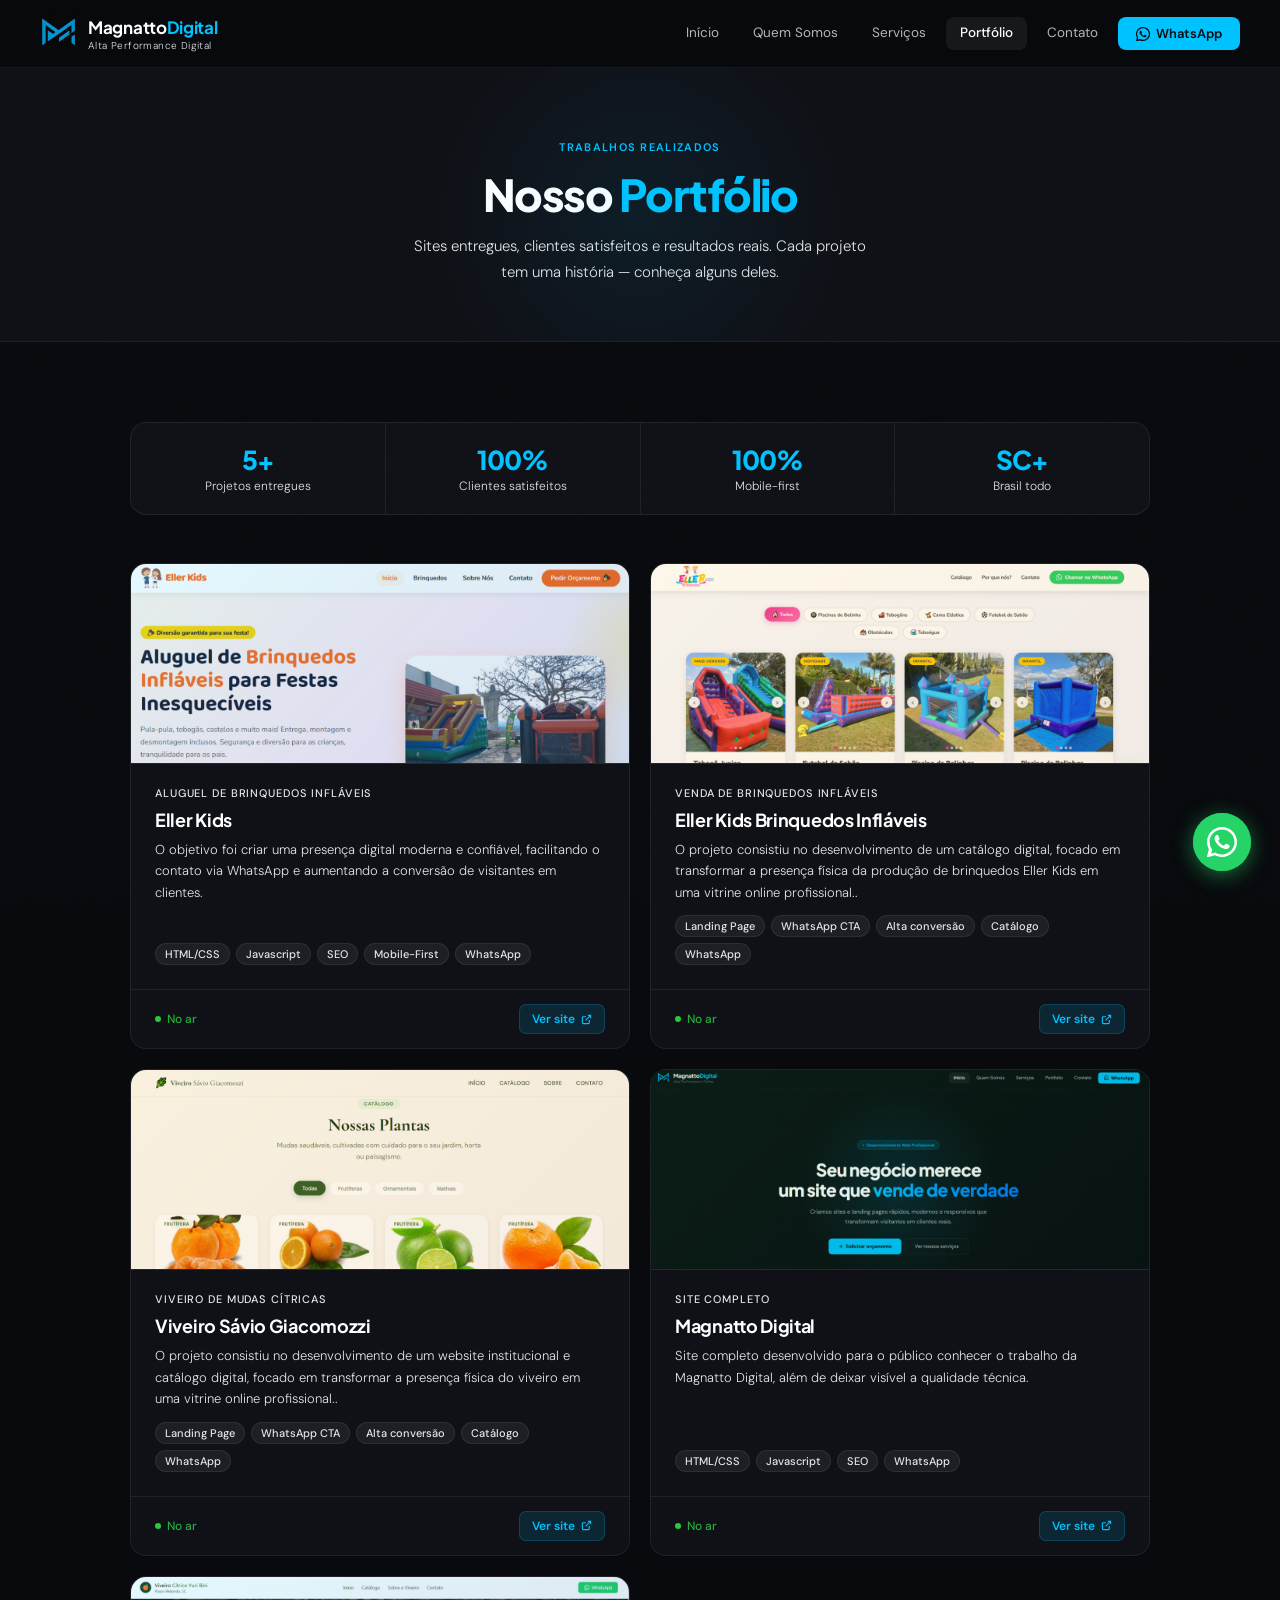
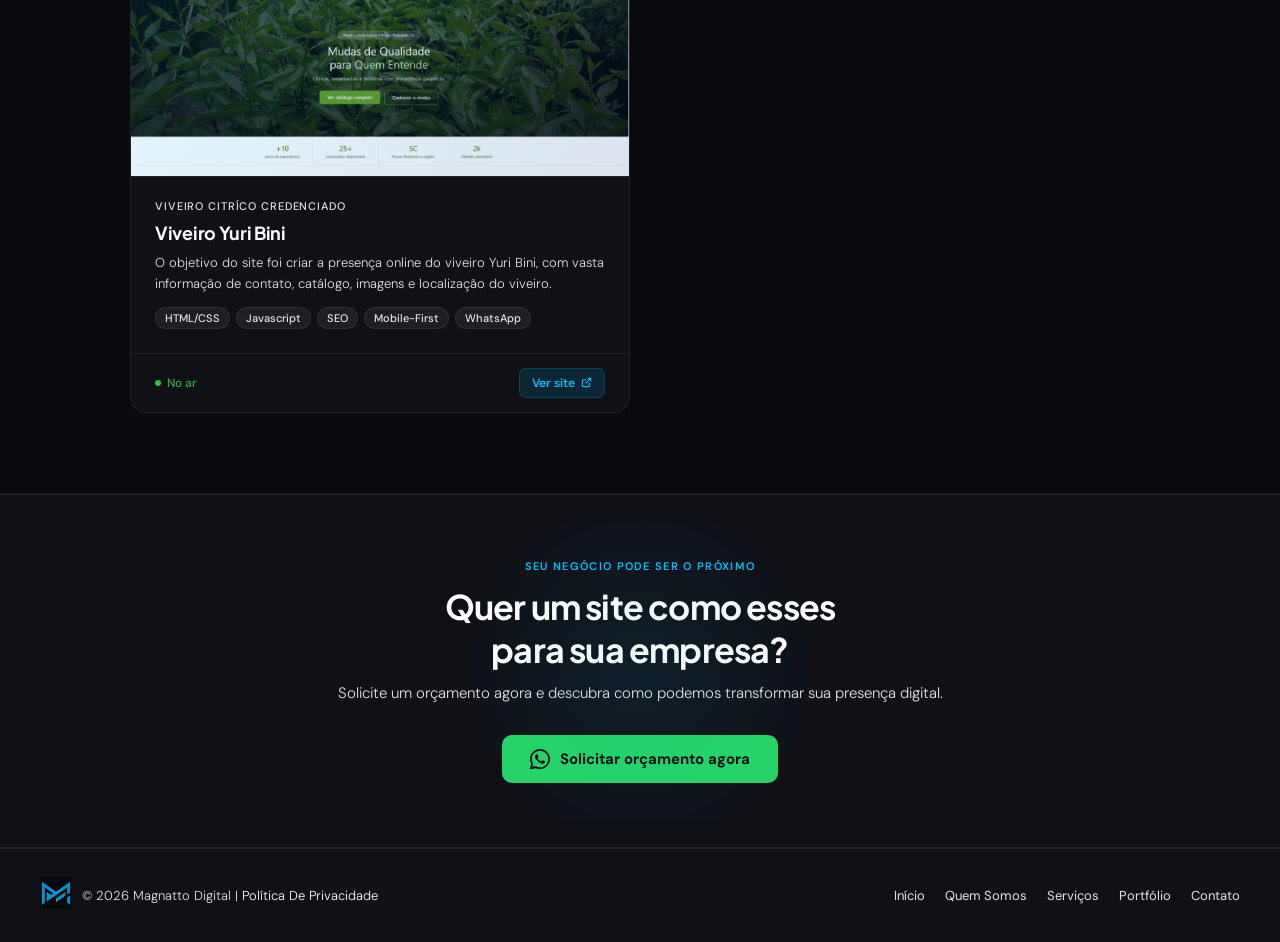
<file: portfolio.html>
<!DOCTYPE html>
<html lang="pt-BR">
<head>
  <meta charset="UTF-8"/>
  <meta name="viewport" content="width=device-width, initial-scale=1.0"/>
  <title>Portfólio — Magnatto Digital</title>
  <meta name="description" content="Conheça os projetos desenvolvidos pela Magnatto Digital. Sites profissionais que geram resultados."/>
  <!-- Google tag (gtag.js) -->
<script async src="https://www.googletagmanager.com/gtag/js?id=AW-18074177367"></script>
<script>
  window.dataLayer = window.dataLayer || [];
  function gtag(){dataLayer.push(arguments);}
  gtag('js', new Date());

  gtag('config', 'AW-18074177367');
</script>

  <!-- Google Tag Manager -->
<script>(function(w,d,s,l,i){w[l]=w[l]||[];w[l].push({'gtm.start':
new Date().getTime(),event:'gtm.js'});var f=d.getElementsByTagName(s)[0],
j=d.createElement(s),dl=l!='dataLayer'?'&l='+l:'';j.async=true;j.src=
'https://www.googletagmanager.com/gtm.js?id='+i+dl;f.parentNode.insertBefore(j,f);
})(window,document,'script','dataLayer','GTM-P5HS49LV');</script>
<!-- End Google Tag Manager -->
  <link rel="stylesheet" href="style.css"/>
  <link rel="icon" href="favicon.png" type="image/svg+xml"/>
  <style>

    /* ===== PORTFOLIO GRID ===== */
    .portfolio-grid {
      display: grid;
      grid-template-columns: repeat(auto-fill, minmax(340px, 1fr));
      gap: 20px;
    }

    .portfolio-card {
      background: var(--surface);
      border: 1px solid var(--border);
      border-radius: var(--radius-lg);
      overflow: hidden;
      transition: border-color 0.25s, transform 0.25s, box-shadow 0.25s;
      position: relative;
      display: flex;
      flex-direction: column;
    }

    .portfolio-card:hover {
      border-color: var(--border-hover);
      transform: translateY(-4px);
      box-shadow: 0 16px 48px rgba(0,0,0,0.5);
    }

    /* Mockup preview area */
    .portfolio-preview {
      height: 200px;
      position: relative;
      overflow: hidden;
      background: var(--surface2);
      border-bottom: 1px solid var(--border);
      display: flex;
      align-items: center;
      justify-content: center;
    }

    /* Animated gradient bg for preview */
    .portfolio-preview::before {
      content: '';
      position: absolute;
      inset: 0;
      background: var(--preview-bg, linear-gradient(135deg, rgba(0,194,255,0.08), rgba(0,60,120,0.12)));
      z-index: 0;
    }

    /* Fake browser chrome */
    .browser-chrome {
      position: absolute;
      inset: 0;
      z-index: 1;
      display: flex;
      flex-direction: column;
    }

    .browser-bar {
      background: rgba(255,255,255,0.04);
      border-bottom: 1px solid rgba(255,255,255,0.07);
      padding: 8px 12px;
      display: flex;
      align-items: center;
      gap: 8px;
      flex-shrink: 0;
    }

    .browser-dots {
      display: flex;
      gap: 5px;
    }

    .browser-dot {
      width: 8px;
      height: 8px;
      border-radius: 50%;
    }

    .browser-dot.red { background: rgba(255,95,87,0.6); }
    .browser-dot.yellow { background: rgba(255,189,68,0.6); }
    .browser-dot.green { background: rgba(39,201,63,0.6); }

    .browser-url {
      flex: 1;
      background: rgba(255,255,255,0.05);
      border-radius: 5px;
      padding: 4px 10px;
      font-size: 10px;
      color: var(--white-40);
      font-family: 'DM Sans', sans-serif;
      display: flex;
      align-items: center;
      gap: 5px;
    }

    .browser-url svg {
      width: 10px;
      height: 10px;
      flex-shrink: 0;
      opacity: 0.5;
    }

    .browser-content {
      flex: 1;
      display: flex;
      align-items: center;
      justify-content: center;
      position: relative;
    }

    /* Decorative site sketch inside preview */
    .site-sketch {
      width: 90%;
      padding: 12px;
      display: flex;
      flex-direction: column;
      gap: 7px;
    }

    .sketch-header {
      height: 14px;
      background: rgba(0,194,255,0.15);
      border-radius: 4px;
      width: 60%;
    }

    .sketch-hero {
      height: 36px;
      background: rgba(0,194,255,0.08);
      border-radius: 6px;
    }

    .sketch-row {
      display: flex;
      gap: 6px;
    }

    .sketch-block {
      height: 22px;
      background: rgba(255,255,255,0.05);
      border-radius: 4px;
      flex: 1;
    }

    .sketch-block.accent {
      background: rgba(0,194,255,0.1);
      max-width: 40%;
    }

    /* Category badge on preview */
    .preview-badge {
      position: absolute;
      top: 12px;
      right: 12px;
      z-index: 3;
      font-size: 10px;
      font-weight: 600;
      padding: 4px 9px;
      border-radius: 20px;
      letter-spacing: 0.04em;
      text-transform: uppercase;
    }

    .badge-site {
      background: var(--accent-dim);
      color: var(--accent);
      border: 1px solid rgba(0,194,255,0.2);
    }

    .badge-landing {
      background: rgba(240,180,41,0.12);
      color: var(--gold);
      border: 1px solid rgba(240,180,41,0.2);
    }

    /* Card body */
    .portfolio-body {
      padding: 22px 24px 24px;
      flex: 1;
      display: flex;
      flex-direction: column;
      gap: 8px;
    }

    .portfolio-segment {
      font-size: 11px;
      color: var(--white-40);
      text-transform: uppercase;
      letter-spacing: 0.08em;
      font-weight: 500;
    }

    .portfolio-name {
      font-family: 'Plus Jakarta Sans', sans-serif;
      font-size: 18px;
      font-weight: 700;
      color: var(--white);
      letter-spacing: -0.3px;
    }

    .portfolio-desc {
      font-size: 13px;
      color: var(--white-40);
      line-height: 1.65;
      font-weight: 300;
      flex: 1;
    }

    /* Tags */
    .portfolio-tags {
      display: flex;
      flex-wrap: wrap;
      gap: 6px;
      margin-top: 4px;
    }

    .ptag {
      font-size: 11px;
      font-weight: 500;
      padding: 3px 9px;
      border-radius: 20px;
      background: var(--white-10);
      color: var(--white-40);
      border: 1px solid var(--border);
    }

    /* Footer of card */
    .portfolio-footer {
      padding: 14px 24px;
      border-top: 1px solid var(--border);
      display: flex;
      align-items: center;
      justify-content: space-between;
      gap: 8px;
    }

    .portfolio-status {
      display: flex;
      align-items: center;
      gap: 6px;
      font-size: 12px;
      color: rgba(39,201,63,0.85);
      font-weight: 500;
    }

    .portfolio-status::before {
      content: '';
      width: 6px;
      height: 6px;
      border-radius: 50%;
      background: #27c93f;
      display: block;
    }

    .portfolio-link {
      display: inline-flex;
      align-items: center;
      gap: 6px;
      font-size: 12px;
      font-weight: 600;
      color: var(--accent);
      text-decoration: none;
      padding: 6px 12px;
      border-radius: 7px;
      border: 1px solid rgba(0,194,255,0.2);
      background: var(--accent-dim);
      transition: all 0.2s;
    }

    .portfolio-link:hover {
      background: rgba(0,194,255,0.2);
      border-color: rgba(0,194,255,0.4);
      transform: translateY(-1px);
    }

    /* ===== STATS MINI ROW ===== */
    .portfolio-stats {
      display: flex;
      gap: 0;
      background: var(--surface);
      border: 1px solid var(--border);
      border-radius: var(--radius-lg);
      overflow: hidden;
      margin-bottom: 48px;
    }

    .ps-item {
      flex: 1;
      padding: 20px 24px;
      border-right: 1px solid var(--border);
      text-align: center;
    }

    .ps-item:last-child { border-right: none; }

    .ps-num {
      font-family: 'Plus Jakarta Sans', sans-serif;
      font-size: 26px;
      font-weight: 800;
      color: var(--accent);
      letter-spacing: -1px;
    }

    .ps-label {
      font-size: 12px;
      color: var(--white-40);
      font-weight: 300;
      margin-top: 2px;
    }

    /* ===== FILTER BAR ===== */
    .filter-bar {
      display: flex;
      gap: 8px;
      margin-bottom: 32px;
      flex-wrap: wrap;
    }

    .filter-btn {
      padding: 7px 16px;
      border-radius: 8px;
      font-size: 13px;
      font-weight: 500;
      font-family: 'DM Sans', sans-serif;
      cursor: pointer;
      border: 1px solid var(--border);
      background: transparent;
      color: var(--white-40);
      transition: all 0.2s;
    }

    .filter-btn:hover {
      border-color: var(--border-hover);
      color: var(--white-70);
    }

    .filter-btn.active {
      background: var(--accent-dim);
      border-color: rgba(0,194,255,0.3);
      color: var(--accent);
    }

    /* ===== EMPTY STATE ===== */
    .coming-soon-card {
      background: var(--surface);
      border: 1px dashed rgba(255,255,255,0.1);
      border-radius: var(--radius-lg);
      padding: 48px 32px;
      text-align: center;
      grid-column: 1 / -1;
      display: flex;
      flex-direction: column;
      align-items: center;
      gap: 12px;
    }

    .coming-soon-icon {
      width: 52px;
      height: 52px;
      background: var(--accent-dim);
      border-radius: 14px;
      display: flex;
      align-items: center;
      justify-content: center;
      margin-bottom: 4px;
    }

    .coming-soon-card h3 {
      font-family: 'Plus Jakarta Sans', sans-serif;
      font-size: 18px;
      font-weight: 700;
    }

    .coming-soon-card p {
      font-size: 13px;
      color: var(--white-40);
      font-weight: 300;
      max-width: 320px;
      line-height: 1.65;
    }

    @media (max-width: 768px) {
      .portfolio-grid { grid-template-columns: 1fr; }
      .portfolio-stats { flex-wrap: wrap; }
      .ps-item { flex: 0 0 50%; border-bottom: 1px solid var(--border); }
      .ps-item:nth-child(2n) { border-right: none; }
      .ps-item:nth-last-child(-n+2) { border-bottom: none; }
    }


.imagens {
    width: 100%;
    height: 100%;
    object-fit: cover;
    display: block;
    object-position: top;
}
  </style>
</head>
<body>

  <!-- Google Tag Manager -->
<script>(function(w,d,s,l,i){w[l]=w[l]||[];w[l].push({'gtm.start':
new Date().getTime(),event:'gtm.js'});var f=d.getElementsByTagName(s)[0],
j=d.createElement(s),dl=l!='dataLayer'?'&l='+l:'';j.async=true;j.src=
'https://www.googletagmanager.com/gtm.js?id='+i+dl;f.parentNode.insertBefore(j,f);
})(window,document,'script','dataLayer','GTM-P5HS49LV');</script>
<!-- End Google Tag Manager -->

<!-- NAVBAR -->
<nav class="nav">
  <a href="index.html" class="logo">
    <div class="logo-mark">
      <img src="favicon.png" alt="logo" style="width:37px;height:37px;">
    </div>
    <div>
      <div class="logo-text">Magnatto<span>Digital</span></div>
      <div class="logo-tagline">Alta Performance Digital</div>
    </div>
  </a>
  <div class="nav-links">
    <a href="index.html">Início</a>
    <a href="quem-somos.html">Quem Somos</a>
    <a href="servicos.html">Serviços</a>
    <a href="portfolio.html" class="active">Portfólio</a>
    <a href="contato.html">Contato</a>
    <a href="#" class="nav-cta" data-wpp="">
      <svg width="14" height="14" viewBox="0 0 24 24" fill="currentColor"><path d="M17.472 14.382c-.297-.149-1.758-.867-2.03-.967-.273-.099-.471-.148-.67.15-.197.297-.767.966-.94 1.164-.173.199-.347.223-.644.075-.297-.15-1.255-.463-2.39-1.475-.883-.788-1.48-1.761-1.653-2.059-.173-.297-.018-.458.13-.606.134-.133.298-.347.446-.52.149-.174.198-.298.298-.497.099-.198.05-.371-.025-.52-.075-.149-.669-1.612-.916-2.207-.242-.579-.487-.5-.669-.51-.173-.008-.371-.01-.57-.01-.198 0-.52.074-.792.372-.272.297-1.04 1.016-1.04 2.479 0 1.462 1.065 2.875 1.213 3.074.149.198 2.096 3.2 5.077 4.487.709.306 1.262.489 1.694.625.712.227 1.36.195 1.871.118.571-.085 1.758-.719 2.006-1.413.248-.694.248-1.289.173-1.413-.074-.124-.272-.198-.57-.347z"/><path d="M12 0C5.373 0 0 5.373 0 12c0 2.123.554 4.118 1.522 5.847L.057 23.853a.5.5 0 0 0 .609.608l6.007-1.464A11.939 11.939 0 0 0 12 24c6.627 0 12-5.373 12-12S18.627 0 12 0zm0 22a9.952 9.952 0 0 1-5.093-1.396l-.363-.215-3.769.918.936-3.669-.236-.378A9.952 9.952 0 0 1 2 12C2 6.477 6.477 2 12 2s10 4.477 10 10-4.477 10-10 10z"/></svg>
      WhatsApp
    </a>
  </div>
  <button class="hamburger" id="hamburger" aria-label="Menu">
    <span></span><span></span><span></span>
  </button>
</nav>

<div class="mobile-menu" id="mobileMenu">
  <a href="index.html">Início</a>
  <a href="quem-somos.html">Quem Somos</a>
  <a href="servicos.html">Serviços</a>
  <a href="portfolio.html" class="active">Portfólio</a>
  <a href="contato.html">Contato</a>
  <a href="#" class="mob-wpp" data-wpp="">
    <svg width="16" height="16" viewBox="0 0 24 24" fill="currentColor"><path d="M17.472 14.382c-.297-.149-1.758-.867-2.03-.967-.273-.099-.471-.148-.67.15-.197.297-.767.966-.94 1.164-.173.199-.347.223-.644.075-.297-.15-1.255-.463-2.39-1.475-.883-.788-1.48-1.761-1.653-2.059-.173-.297-.018-.458.13-.606.134-.133.298-.347.446-.52.149-.174.198-.298.298-.497.099-.198.05-.371-.025-.52-.075-.149-.669-1.612-.916-2.207-.242-.579-.487-.5-.669-.51-.173-.008-.371-.01-.57-.01-.198 0-.52.074-.792.372-.272.297-1.04 1.016-1.04 2.479 0 1.462 1.065 2.875 1.213 3.074.149.198 2.096 3.2 5.077 4.487.709.306 1.262.489 1.694.625.712.227 1.36.195 1.871.118.571-.085 1.758-.719 2.006-1.413.248-.694.248-1.289.173-1.413-.074-.124-.272-.198-.57-.347z"/><path d="M12 0C5.373 0 0 5.373 0 12c0 2.123.554 4.118 1.522 5.847L.057 23.853a.5.5 0 0 0 .609.608l6.007-1.464A11.939 11.939 0 0 0 12 24c6.627 0 12-5.373 12-12S18.627 0 12 0zm0 22a9.952 9.952 0 0 1-5.093-1.396l-.363-.215-3.769.918.936-3.669-.236-.378A9.952 9.952 0 0 1 2 12C2 6.477 6.477 2 12 2s10 4.477 10 10-4.477 10-10 10z"/></svg>
    Falar no WhatsApp
  </a>
</div>

<!-- PAGE HERO -->
<div class="page-hero">
  <div class="page-hero-glow"></div>
  <div class="section-label">Trabalhos realizados</div>
  <h1>Nosso <span style="color:var(--accent)">Portfólio</span></h1>
  <p>Sites entregues, clientes satisfeitos e resultados reais. Cada projeto tem uma história — conheça alguns deles.</p>
</div>

<!-- PORTFOLIO SECTION -->
<section class="section">

  <!-- MINI STATS -->
  <div class="portfolio-stats">
    <div class="ps-item">
      <div class="ps-num" id="count-projects">0</div>
      <div class="ps-label">Projetos entregues</div>
    </div>
    <div class="ps-item">
      <div class="ps-num">100%</div>
      <div class="ps-label">Clientes satisfeitos</div>
    </div>
    <div class="ps-item">
      <div class="ps-num">100%</div>
      <div class="ps-label">Mobile-first</div>
    </div>
    <div class="ps-item">
      <div class="ps-num">SC+</div>
      <div class="ps-label">Brasil todo</div>
    </div>
  </div>

  

  <!-- GRID -->
  <div class="portfolio-grid" id="portfolioGrid">

    <!-- =============================================
         ADICIONE / EDITE SEUS PROJETOS AQUI ABAIXO
         Copie um bloco .portfolio-card e preencha:
           data-category = "site" ou "landing"
           .portfolio-segment = segmento do cliente
           .portfolio-name = nome do projeto/cliente
           .portfolio-desc = breve descrição
           .ptag = tecnologias / características
           href no .portfolio-link = link do site
    ============================================== -->

    <!-- PROJETO 1 — substitua com seus dados reais -->
    <div class="portfolio-card" data-category="site">
      <div class="portfolio-preview" style="--preview-bg: linear-gradient(135deg, rgba(0,194,255,0.10), rgba(0,60,140,0.14));">
        <img src="img/exellerkids.png" alt="exellerkids" class="imagens">
        
      </div>
      <div class="portfolio-body">
        <div class="portfolio-segment">Aluguel de Brinquedos Infláveis</div>
        <div class="portfolio-name">Eller Kids</div>
        <div class="portfolio-desc">O objetivo foi criar uma presença digital moderna e confiável, facilitando o contato via WhatsApp e aumentando a conversão de visitantes em clientes.</div>
        <div class="portfolio-tags">
          <span class="ptag">HTML/CSS</span>
          <span class="ptag">Javascript</span>
          <span class="ptag">SEO</span>
          <span class="ptag">Mobile-First</span>
          <span class="ptag">WhatsApp</span>
        </div>
      </div>
      <div class="portfolio-footer">
        <span class="portfolio-status">No ar</span>
        <a href="https://eller-kids.vercel.app/" target="_blank" rel="noopener" class="portfolio-link">
          Ver site
          <svg width="11" height="11" viewBox="0 0 24 24" fill="none" stroke="currentColor" stroke-width="2.5"><path d="M18 13v6a2 2 0 0 1-2 2H5a2 2 0 0 1-2-2V8a2 2 0 0 1 2-2h6"/><polyline points="15 3 21 3 21 9"/><line x1="10" y1="14" x2="21" y2="3"/></svg>
        </a>
      </div>
    </div>

    <!-- PROJETO 2 -->
    <div class="portfolio-card" data-category="landing">
      <div class="portfolio-preview" style="--preview-bg: linear-gradient(135deg, rgba(240,180,41,0.10), rgba(180,100,0,0.10));">
       <img src="img/exellerkids2.png" alt="exellerkidsbrinquedos" class="imagens">
      
      </div>
      <div class="portfolio-body">
        <div class="portfolio-segment">Venda de Brinquedos Infláveis</div>
        <div class="portfolio-name">Eller Kids Brinquedos Infláveis</div>
        <div class="portfolio-desc">O projeto consistiu no desenvolvimento de um catálogo digital, focado em transformar a presença física da produção de brinquedos Eller Kids em uma vitrine online profissional..</div>
        <div class="portfolio-tags">
          <span class="ptag">Landing Page</span>
          <span class="ptag">WhatsApp CTA</span>
          <span class="ptag">Alta conversão</span>
          <span class="ptag">Catálogo</span>
          <span class="ptag">WhatsApp</span>
        </div>
      </div>
      <div class="portfolio-footer">
        <span class="portfolio-status">No ar</span>
        <a href="https://www.ellerkidsbrinquedos.com.br" target="_blank" rel="noopener" class="portfolio-link">
          Ver site
          <svg width="11" height="11" viewBox="0 0 24 24" fill="none" stroke="currentColor" stroke-width="2.5"><path d="M18 13v6a2 2 0 0 1-2 2H5a2 2 0 0 1-2-2V8a2 2 0 0 1 2-2h6"/><polyline points="15 3 21 3 21 9"/><line x1="10" y1="14" x2="21" y2="3"/></svg>
        </a>
      </div>
    </div>





    <!-- PROJETO 3 -->
    <div class="portfolio-card" data-category="landing">
      <div class="portfolio-preview" style="--preview-bg: linear-gradient(135deg, rgba(240,180,41,0.10), rgba(180,100,0,0.10));">
       <img src="img/exsavio.png" alt="exsavio" class="imagens">
      
      </div>
      <div class="portfolio-body">
        <div class="portfolio-segment">Viveiro de Mudas Cítricas</div>
        <div class="portfolio-name">Viveiro Sávio Giacomozzi</div>
        <div class="portfolio-desc">O projeto consistiu no desenvolvimento de um website institucional e catálogo digital, focado em transformar a presença física do viveiro em uma vitrine online profissional..</div>
        <div class="portfolio-tags">
          <span class="ptag">Landing Page</span>
          <span class="ptag">WhatsApp CTA</span>
          <span class="ptag">Alta conversão</span>
          <span class="ptag">Catálogo</span>
          <span class="ptag">WhatsApp</span>
        </div>
      </div>
      <div class="portfolio-footer">
        <span class="portfolio-status">No ar</span>
        <a href="https://viveiro-savio-giacomozzi.vercel.app/" target="_blank" rel="noopener" class="portfolio-link">
          Ver site
          <svg width="11" height="11" viewBox="0 0 24 24" fill="none" stroke="currentColor" stroke-width="2.5"><path d="M18 13v6a2 2 0 0 1-2 2H5a2 2 0 0 1-2-2V8a2 2 0 0 1 2-2h6"/><polyline points="15 3 21 3 21 9"/><line x1="10" y1="14" x2="21" y2="3"/></svg>
        </a>
      </div>
    </div>

    <!-- PROJETO 4 -->
    <div class="portfolio-card" data-category="site">
      <div class="portfolio-preview" style="--preview-bg: linear-gradient(135deg, rgba(37,211,102,0.09), rgba(0,80,40,0.12));">
        <img src="img/exmagnatto.png" alt="exmagnatto" class="imagens">
        
      </div>
      <div class="portfolio-body">
        <div class="portfolio-segment">Site Completo</div>
        <div class="portfolio-name">Magnatto Digital</div>
        <div class="portfolio-desc">Site completo desenvolvido para o público conhecer o trabalho da Magnatto Digital, além de deixar visível a qualidade técnica.</div>
        <div class="portfolio-tags">
          <span class="ptag">HTML/CSS</span>
          <span class="ptag">Javascript</span>
          <span class="ptag">SEO</span>
          <span class="ptag">WhatsApp</span>
        </div>
      </div>
      <div class="portfolio-footer">
        <span class="portfolio-status">No ar</span>
        <a href="https://www.magnattodigital.com.br/" target="_blank" rel="noopener" class="portfolio-link">
          Ver site
          <svg width="11" height="11" viewBox="0 0 24 24" fill="none" stroke="currentColor" stroke-width="2.5"><path d="M18 13v6a2 2 0 0 1-2 2H5a2 2 0 0 1-2-2V8a2 2 0 0 1 2-2h6"/><polyline points="15 3 21 3 21 9"/><line x1="10" y1="14" x2="21" y2="3"/></svg>
        </a>
      </div>
    </div>

    <div class="portfolio-card" data-category="site">
      <div class="portfolio-preview" style="--preview-bg: linear-gradient(135deg, rgba(0,194,255,0.10), rgba(0,60,140,0.14));">
        <img src="img/exyuribini.png" alt="exyuribini" class="imagens">
        
      </div>
      <div class="portfolio-body">
        <div class="portfolio-segment">Viveiro Citríco Credenciado</div>
        <div class="portfolio-name">Viveiro Yuri Bini</div>
        <div class="portfolio-desc">O objetivo do site foi criar a presença online do viveiro Yuri Bini, com vasta informação de contato, catálogo, imagens e localização do viveiro.</div>
        <div class="portfolio-tags">
          <span class="ptag">HTML/CSS</span>
          <span class="ptag">Javascript</span>
          <span class="ptag">SEO</span>
          <span class="ptag">Mobile-First</span>
          <span class="ptag">WhatsApp</span>
        </div>
      </div>
      <div class="portfolio-footer">
        <span class="portfolio-status">No ar</span>
        <a href="https://viveiro-yuri-bini.vercel.app/" target="_blank" rel="noopener" class="portfolio-link">
          Ver site
          <svg width="11" height="11" viewBox="0 0 24 24" fill="none" stroke="currentColor" stroke-width="2.5"><path d="M18 13v6a2 2 0 0 1-2 2H5a2 2 0 0 1-2-2V8a2 2 0 0 1 2-2h6"/><polyline points="15 3 21 3 21 9"/><line x1="10" y1="14" x2="21" y2="3"/></svg>
        </a>
      </div>
    </div>

    <!-- CARD "EM BREVE" — aparece quando filtro não tem resultados, ou mantenha como espaço reservado -->
    <div class="coming-soon-card" id="emBreveCard" style="display:none;">
      <div class="coming-soon-icon">
        <svg width="24" height="24" viewBox="0 0 24 24" fill="none" stroke="var(--accent)" stroke-width="1.8"><rect x="3" y="3" width="18" height="18" rx="2"/><path d="M3 9h18M9 21V9"/></svg>
      </div>
      <h3>Novos projetos chegando</h3>
      <p>Estamos sempre trabalhando em novos projetos. Volte em breve para conferir!</p>
      <a href="https://www.magnattodigital.com.br" target="_blank" class="btn-ghost" style="margin-top:8px;" data-wpp="Olá! Vi o portfólio da Magnatto Digital e quero solicitar um orçamento.">Quero meu site →</a>
    </div>

  </div>
  <!-- FIM DO GRID -->

</section>

<div class="divider"></div>

<!-- CTA -->
<div class="cta-strip">
  <div class="cta-strip-glow"></div>
  <div class="section-label" style="justify-content:center; display:flex;">Seu negócio pode ser o próximo</div>
  <h2>Quer um site como esses<br>para sua empresa?</h2>
  <p>Solicite um orçamento agora e descubra como podemos transformar sua presença digital.</p>
  <a href="https://wa.me/5547988739362" target="_blank" class="btn-wpp" data-wpp="Olá! Vi o portfólio da Magnatto Digital e quero solicitar um orçamento para o meu site.">
    <svg width="20" height="20" viewBox="0 0 24 24" fill="currentColor"><path d="M17.472 14.382c-.297-.149-1.758-.867-2.03-.967-.273-.099-.471-.148-.67.15-.197.297-.767.966-.94 1.164-.173.199-.347.223-.644.075-.297-.15-1.255-.463-2.39-1.475-.883-.788-1.48-1.761-1.653-2.059-.173-.297-.018-.458.13-.606.134-.133.298-.347.446-.52.149-.174.198-.298.298-.497.099-.198.05-.371-.025-.52-.075-.149-.669-1.612-.916-2.207-.242-.579-.487-.5-.669-.51-.173-.008-.371-.01-.57-.01-.198 0-.52.074-.792.372-.272.297-1.04 1.016-1.04 2.479 0 1.462 1.065 2.875 1.213 3.074.149.198 2.096 3.2 5.077 4.487.709.306 1.262.489 1.694.625.712.227 1.36.195 1.871.118.571-.085 1.758-.719 2.006-1.413.248-.694.248-1.289.173-1.413-.074-.124-.272-.198-.57-.347z"/><path d="M12 0C5.373 0 0 5.373 0 12c0 2.123.554 4.118 1.522 5.847L.057 23.853a.5.5 0 0 0 .609.608l6.007-1.464A11.939 11.939 0 0 0 12 24c6.627 0 12-5.373 12-12S18.627 0 12 0zm0 22a9.952 9.952 0 0 1-5.093-1.396l-.363-.215-3.769.918.936-3.669-.236-.378A9.952 9.952 0 0 1 2 12C2 6.477 6.477 2 12 2s10 4.477 10 10-4.477 10-10 10z"/></svg>
    Solicitar orçamento agora
  </a>
</div>

<!-- botao de whatsapp no canto inferior -->
<a href="#" class="fab-whatsapp" id="fabWhatsapp" aria-label="Falar pelo WhatsApp">
    <svg viewBox="0 0 24 24" fill="currentColor" aria-hidden="true"><path d="M17.472 14.382c-.297-.149-1.758-.867-2.03-.967-.273-.099-.471-.148-.67.15-.197.297-.767.966-.94 1.164-.173.199-.347.223-.644.075-.297-.15-1.255-.463-2.39-1.475-.883-.788-1.48-1.761-1.653-2.059-.173-.297-.018-.458.13-.606.134-.133.298-.347.446-.52.149-.174.198-.298.298-.497.099-.198.05-.371-.025-.52-.075-.149-.669-1.612-.916-2.207-.242-.579-.487-.5-.669-.51-.173-.008-.371-.01-.57-.01-.198 0-.52.074-.792.372-.272.297-1.04 1.016-1.04 2.479 0 1.462 1.065 2.875 1.213 3.074.149.198 2.096 3.2 5.077 4.487.709.306 1.262.489 1.694.625.712.227 1.36.195 1.871.118.571-.085 1.758-.719 2.006-1.413.248-.694.248-1.289.173-1.413-.074-.124-.272-.198-.57-.347z"/><path d="M12 0C5.373 0 0 5.373 0 12c0 2.115.549 4.099 1.51 5.824L.036 23.145a.75.75 0 0 0 .916.898l5.424-1.419A11.943 11.943 0 0 0 12 24c6.627 0 12-5.373 12-12S18.627 0 12 0zm0 22c-1.854 0-3.6-.5-5.105-1.373l-.367-.214-3.214.84.875-3.131-.232-.381A9.956 9.956 0 0 1 2 12C2 6.477 6.477 2 12 2s10 4.477 10 10-4.477 10-10 10z"/></svg>
    <span class="fab-whatsapp__tooltip">Fale conosco!</span>
</a>
<!-- FOOTER -->
<footer>
  <div class="logo" style="gap:10px;">
    <div class="logo-mark">
      <img src="favicon.png" alt="logo" style="width:32px;height:32px;">
    </div>
    <div class="footer-copy">© 2026 Magnatto Digital |
      <a href="politicadeprivacidade.html" class="politica">Política De Privacidade</a>
    </div>
  </div>
  <div class="footer-links">
    <a href="index.html">Início</a>
    <a href="quem-somos.html">Quem Somos</a>
    <a href="servicos.html">Serviços</a>
    <a href="portfolio.html">Portfólio</a>
    <a href="contato.html">Contato</a>
  </div>
</footer>

<script src="script.js"></script>
<script>
  // ===== FILTRO DE PORTFOLIO =====
  const filterBtns = document.querySelectorAll('.filter-btn');
  const cards = document.querySelectorAll('.portfolio-card[data-category]');
  const emBreveCard = document.getElementById('emBreveCard');

  filterBtns.forEach(btn => {
    btn.addEventListener('click', () => {
      filterBtns.forEach(b => b.classList.remove('active'));
      btn.classList.add('active');

      const filter = btn.dataset.filter;
      let visible = 0;

      cards.forEach(card => {
        const show = filter === 'all' || card.dataset.category === filter;
        card.style.display = show ? '' : 'none';
        if (show) visible++;
      });

      emBreveCard.style.display = visible === 0 ? '' : 'none';
    });
  });

  // ===== CONTADOR ANIMADO =====
  function animateCount(el, target, duration = 1200) {
    let start = 0;
    const step = Math.ceil(target / (duration / 16));
    const timer = setInterval(() => {
      start = Math.min(start + step, target);
      el.textContent = start + '+';
      if (start >= target) {
        el.textContent = target + '+';
        clearInterval(timer);
      }
    }, 16);
  }

  const countEl = document.getElementById('count-projects');
  const totalProjects = document.querySelectorAll('.portfolio-card[data-category]').length;
  
  // Observa quando entra na tela para disparar animação
  const countObserver = new IntersectionObserver(entries => {
    entries.forEach(e => {
      if (e.isIntersecting) {
        animateCount(countEl, totalProjects);
        countObserver.disconnect();
      }
    });
  }, { threshold: 0.5 });

  countObserver.observe(countEl);
</script>
</body>
</html>
</file>
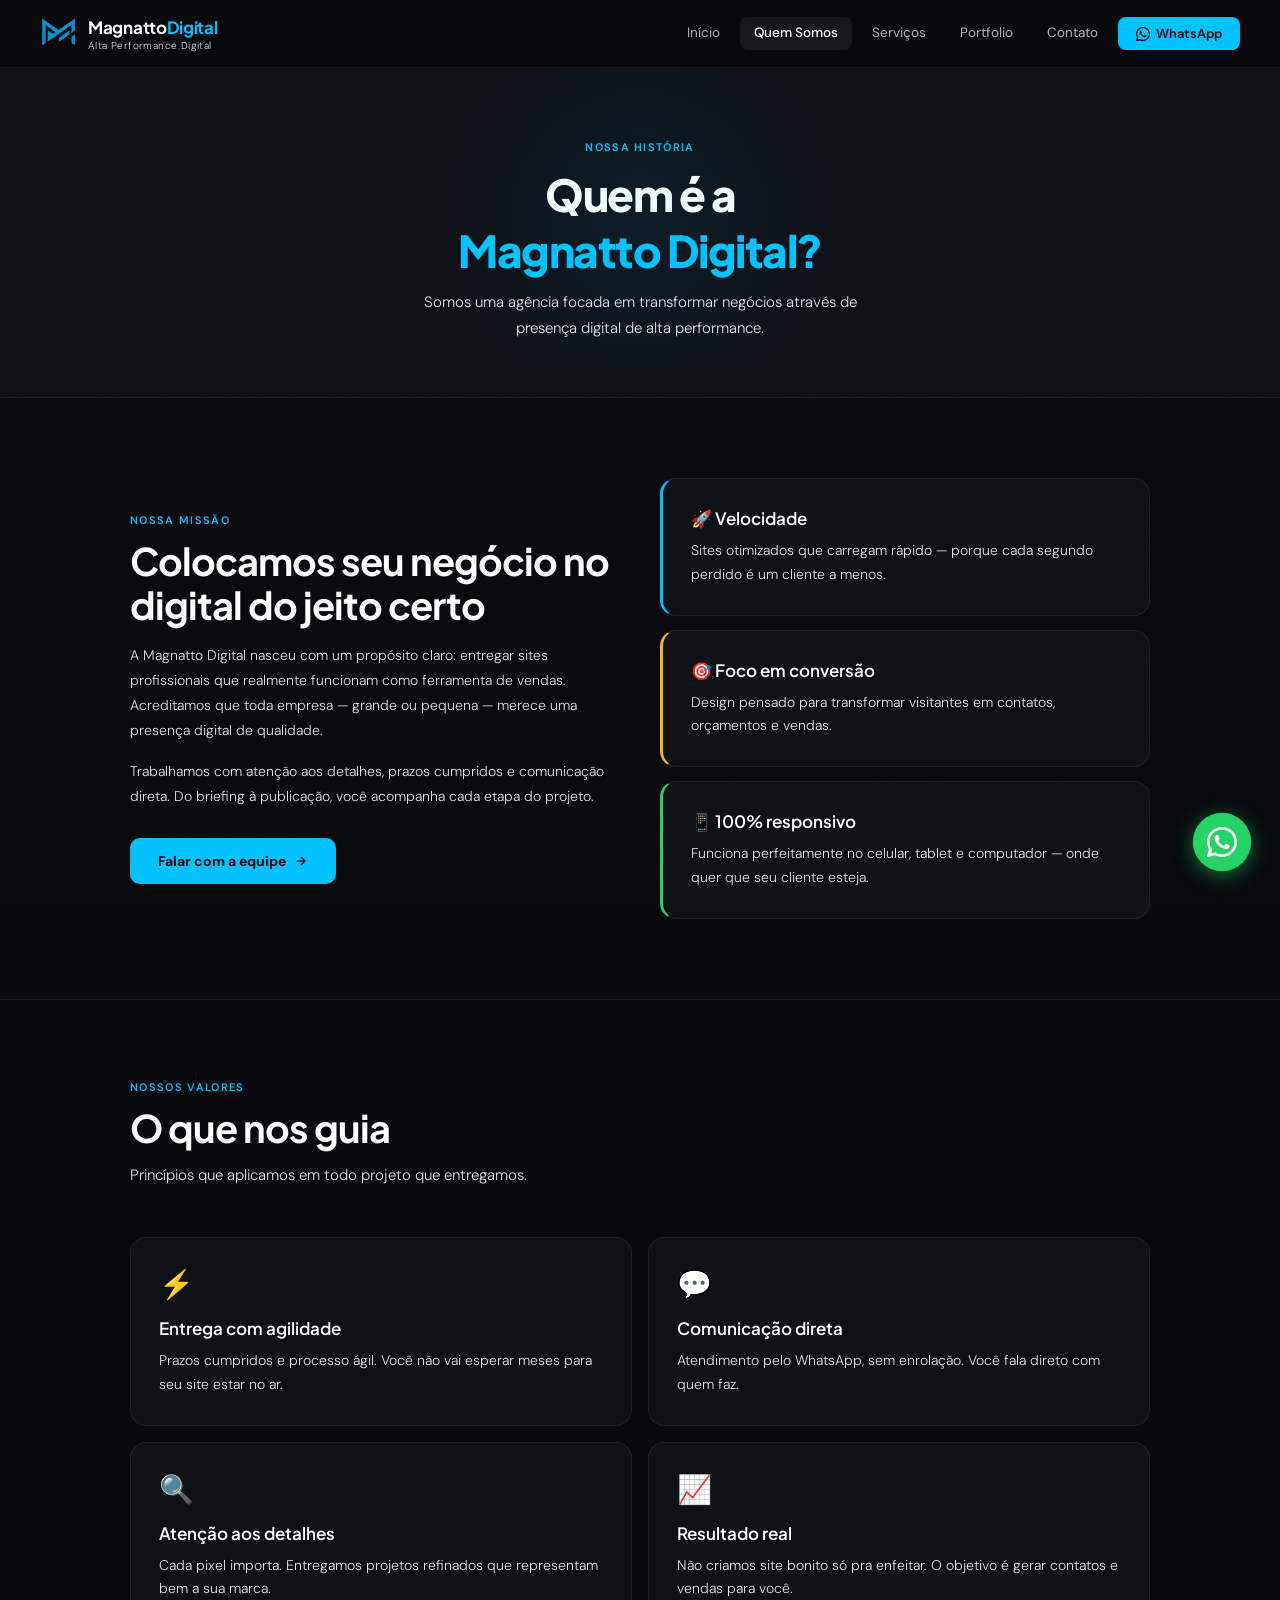
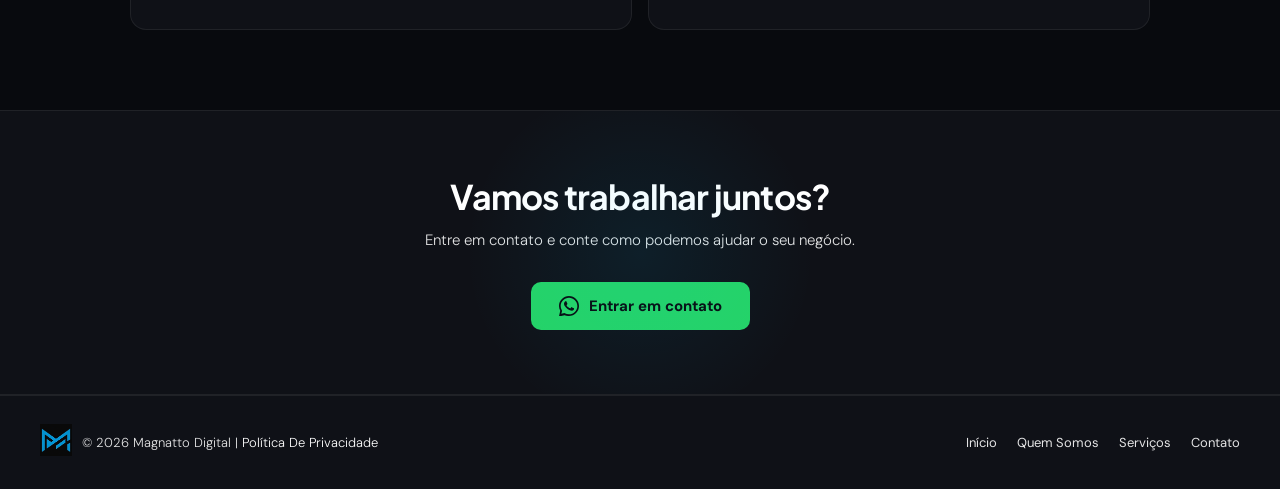
<file: quem-somos.html>
<!DOCTYPE html>
<html lang="pt-BR">
<head>
  <meta charset="UTF-8"/>
  <meta name="viewport" content="width=device-width, initial-scale=1.0"/>
  <title>Quem Somos — Magnatto Digital</title>
  <meta name="description" content="Conheça a Magnatto Digital — agência de criação de sites profissionais com foco em resultados."/>
  <!-- Google tag (gtag.js) -->
<script async src="https://www.googletagmanager.com/gtag/js?id=AW-18074177367"></script>
<script>
  window.dataLayer = window.dataLayer || [];
  function gtag(){dataLayer.push(arguments);}
  gtag('js', new Date());

  gtag('config', 'AW-18074177367');
</script>

  <!-- Google Tag Manager -->
<script>(function(w,d,s,l,i){w[l]=w[l]||[];w[l].push({'gtm.start':
new Date().getTime(),event:'gtm.js'});var f=d.getElementsByTagName(s)[0],
j=d.createElement(s),dl=l!='dataLayer'?'&l='+l:'';j.async=true;j.src=
'https://www.googletagmanager.com/gtm.js?id='+i+dl;f.parentNode.insertBefore(j,f);
})(window,document,'script','dataLayer','GTM-P5HS49LV');</script>
<!-- End Google Tag Manager -->
  <link rel="stylesheet" href="style.css"/>
  <link rel="icon" href="favicon.png" type="image/svg+xml"/>
</head>
<body>

  <!-- Google Tag Manager (noscript) -->
<noscript><iframe src="https://www.googletagmanager.com/ns.html?id=GTM-P5HS49LV"
height="0" width="0" style="display:none;visibility:hidden"></iframe></noscript>
<!-- End Google Tag Manager (noscript) -->

<!-- NAVBAR -->
<nav class="nav">
  <a href="index.html" class="logo">
    <div class="logo-mark">
      <img src="favicon.png" alt="logo" style="width:37px;height:37px;">
    </div>
    <div>
      <div class="logo-text">Magnatto<span>Digital</span></div>
      <div class="logo-tagline">Alta Performance Digital</div>
    </div>
  </a>
  <div class="nav-links">
    <a href="index.html">Início</a>
    <a href="quem-somos.html" class="active">Quem Somos</a>
    <a href="servicos.html">Serviços</a>
    <a href="portfolio.html">Portfolio</a>
    <a href="contato.html">Contato</a>
    <a href="#" class="nav-cta" data-wpp="">
      <svg width="14" height="14" viewBox="0 0 24 24" fill="currentColor"><path d="M17.472 14.382c-.297-.149-1.758-.867-2.03-.967-.273-.099-.471-.148-.67.15-.197.297-.767.966-.94 1.164-.173.199-.347.223-.644.075-.297-.15-1.255-.463-2.39-1.475-.883-.788-1.48-1.761-1.653-2.059-.173-.297-.018-.458.13-.606.134-.133.298-.347.446-.52.149-.174.198-.298.298-.497.099-.198.05-.371-.025-.52-.075-.149-.669-1.612-.916-2.207-.242-.579-.487-.5-.669-.51-.173-.008-.371-.01-.57-.01-.198 0-.52.074-.792.372-.272.297-1.04 1.016-1.04 2.479 0 1.462 1.065 2.875 1.213 3.074.149.198 2.096 3.2 5.077 4.487.709.306 1.262.489 1.694.625.712.227 1.36.195 1.871.118.571-.085 1.758-.719 2.006-1.413.248-.694.248-1.289.173-1.413-.074-.124-.272-.198-.57-.347z"/><path d="M12 0C5.373 0 0 5.373 0 12c0 2.123.554 4.118 1.522 5.847L.057 23.853a.5.5 0 0 0 .609.608l6.007-1.464A11.939 11.939 0 0 0 12 24c6.627 0 12-5.373 12-12S18.627 0 12 0zm0 22a9.952 9.952 0 0 1-5.093-1.396l-.363-.215-3.769.918.936-3.669-.236-.378A9.952 9.952 0 0 1 2 12C2 6.477 6.477 2 12 2s10 4.477 10 10-4.477 10-10 10z"/></svg>
      WhatsApp
    </a>
  </div>
  <button class="hamburger" id="hamburger" aria-label="Menu">
    <span></span><span></span><span></span>
  </button>
</nav>

<div class="mobile-menu" id="mobileMenu">
  <a href="index.html">Início</a>
  <a href="quem-somos.html" class="active">Quem Somos</a>
  <a href="servicos.html">Serviços</a>
  <a href="portfolio.html">Portfolio</a>
  <a href="contato.html">Contato</a>
  <a href="#" class="mob-wpp" data-wpp="">
    <svg width="16" height="16" viewBox="0 0 24 24" fill="currentColor"><path d="M17.472 14.382c-.297-.149-1.758-.867-2.03-.967-.273-.099-.471-.148-.67.15-.197.297-.767.966-.94 1.164-.173.199-.347.223-.644.075-.297-.15-1.255-.463-2.39-1.475-.883-.788-1.48-1.761-1.653-2.059-.173-.297-.018-.458.13-.606.134-.133.298-.347.446-.52.149-.174.198-.298.298-.497.099-.198.05-.371-.025-.52-.075-.149-.669-1.612-.916-2.207-.242-.579-.487-.5-.669-.51-.173-.008-.371-.01-.57-.01-.198 0-.52.074-.792.372-.272.297-1.04 1.016-1.04 2.479 0 1.462 1.065 2.875 1.213 3.074.149.198 2.096 3.2 5.077 4.487.709.306 1.262.489 1.694.625.712.227 1.36.195 1.871.118.571-.085 1.758-.719 2.006-1.413.248-.694.248-1.289.173-1.413-.074-.124-.272-.198-.57-.347z"/><path d="M12 0C5.373 0 0 5.373 0 12c0 2.123.554 4.118 1.522 5.847L.057 23.853a.5.5 0 0 0 .609.608l6.007-1.464A11.939 11.939 0 0 0 12 24c6.627 0 12-5.373 12-12S18.627 0 12 0zm0 22a9.952 9.952 0 0 1-5.093-1.396l-.363-.215-3.769.918.936-3.669-.236-.378A9.952 9.952 0 0 1 2 12C2 6.477 6.477 2 12 2s10 4.477 10 10-4.477 10-10 10z"/></svg>
    Falar no WhatsApp
  </a>
</div>

<!-- PAGE HERO -->
<div class="page-hero">
  <div class="page-hero-glow"></div>
  <div class="section-label">Nossa história</div>
  <h1>Quem é a<br><span style="color:var(--accent)">Magnatto Digital?</span></h1>
  <p>Somos uma agência focada em transformar negócios através de presença digital de alta performance.</p>
</div>

<!-- SOBRE -->
<section class="section">
  <div style="display:grid; grid-template-columns:1fr 1fr; gap:40px; align-items:center;" class="sobre-grid">
    <div>
      <div class="section-label">Nossa missão</div>
      <div class="section-title" style="margin-bottom:16px;">Colocamos seu negócio no digital do jeito certo</div>
      <p style="font-size:14px; color:var(--white-40); line-height:1.8; font-weight:300; margin-bottom:16px;">
        A Magnatto Digital nasceu com um propósito claro: entregar sites profissionais que realmente funcionam como ferramenta de vendas. Acreditamos que toda empresa — grande ou pequena — merece uma presença digital de qualidade.
      </p>
      <p style="font-size:14px; color:var(--white-40); line-height:1.8; font-weight:300; margin-bottom:28px;">
        Trabalhamos com atenção aos detalhes, prazos cumpridos e comunicação direta. Do briefing à publicação, você acompanha cada etapa do projeto.
      </p>
      <a href="#" class="btn-primary" data-wpp="Olá! Gostaria de conhecer melhor os serviços da Magnatto Digital.">
        Falar com a equipe
        <svg width="14" height="14" viewBox="0 0 24 24" fill="none" stroke="currentColor" stroke-width="2.5"><path d="M5 12h14M12 5l7 7-7 7"/></svg>
      </a>
    </div>
    <div style="display:flex; flex-direction:column; gap:14px;">
      <div class="info-card" style="border-left:3px solid var(--accent);">
        <div class="info-card-title">🚀 Velocidade</div>
        <div class="info-card-text">Sites otimizados que carregam rápido — porque cada segundo perdido é um cliente a menos.</div>
      </div>
      <div class="info-card" style="border-left:3px solid var(--gold);">
        <div class="info-card-title">🎯 Foco em conversão</div>
        <div class="info-card-text">Design pensado para transformar visitantes em contatos, orçamentos e vendas.</div>
      </div>
      <div class="info-card" style="border-left:3px solid #25D366;">
        <div class="info-card-title">📱 100% responsivo</div>
        <div class="info-card-text">Funciona perfeitamente no celular, tablet e computador — onde quer que seu cliente esteja.</div>
      </div>
    </div>
  </div>
</section>

<style>
@media (max-width: 768px) {
  .sobre-grid { grid-template-columns: 1fr !important; }
}
</style>

<div class="divider"></div>

<!-- VALORES -->
<section class="section">
  <div class="section-label">Nossos valores</div>
  <div class="section-title">O que nos guia</div>
  <div class="section-sub">Princípios que aplicamos em todo projeto que entregamos.</div>

  <div class="cards-grid">
    <div class="info-card">
      <div style="font-size:28px; margin-bottom:14px;">⚡</div>
      <div class="info-card-title">Entrega com agilidade</div>
      <div class="info-card-text">Prazos cumpridos e processo ágil. Você não vai esperar meses para seu site estar no ar.</div>
    </div>
    <div class="info-card">
      <div style="font-size:28px; margin-bottom:14px;">💬</div>
      <div class="info-card-title">Comunicação direta</div>
      <div class="info-card-text">Atendimento pelo WhatsApp, sem enrolação. Você fala direto com quem faz.</div>
    </div>
    <div class="info-card">
      <div style="font-size:28px; margin-bottom:14px;">🔍</div>
      <div class="info-card-title">Atenção aos detalhes</div>
      <div class="info-card-text">Cada pixel importa. Entregamos projetos refinados que representam bem a sua marca.</div>
    </div>
    <div class="info-card">
      <div style="font-size:28px; margin-bottom:14px;">📈</div>
      <div class="info-card-title">Resultado real</div>
      <div class="info-card-text">Não criamos site bonito só pra enfeitar. O objetivo é gerar contatos e vendas para você.</div>
    </div>
  </div>
</section>

<!-- CTA -->
<div class="cta-strip">
  <div class="cta-strip-glow"></div>
  <h2>Vamos trabalhar juntos?</h2>
  <p>Entre em contato e conte como podemos ajudar o seu negócio.</p>
  <a href="#" class="btn-wpp" data-wpp="Olá! Vi o site da Magnatto Digital e quero saber mais sobre vocês.">
    <svg width="20" height="20" viewBox="0 0 24 24" fill="currentColor"><path d="M17.472 14.382c-.297-.149-1.758-.867-2.03-.967-.273-.099-.471-.148-.67.15-.197.297-.767.966-.94 1.164-.173.199-.347.223-.644.075-.297-.15-1.255-.463-2.39-1.475-.883-.788-1.48-1.761-1.653-2.059-.173-.297-.018-.458.13-.606.134-.133.298-.347.446-.52.149-.174.198-.298.298-.497.099-.198.05-.371-.025-.52-.075-.149-.669-1.612-.916-2.207-.242-.579-.487-.5-.669-.51-.173-.008-.371-.01-.57-.01-.198 0-.52.074-.792.372-.272.297-1.04 1.016-1.04 2.479 0 1.462 1.065 2.875 1.213 3.074.149.198 2.096 3.2 5.077 4.487.709.306 1.262.489 1.694.625.712.227 1.36.195 1.871.118.571-.085 1.758-.719 2.006-1.413.248-.694.248-1.289.173-1.413-.074-.124-.272-.198-.57-.347z"/><path d="M12 0C5.373 0 0 5.373 0 12c0 2.123.554 4.118 1.522 5.847L.057 23.853a.5.5 0 0 0 .609.608l6.007-1.464A11.939 11.939 0 0 0 12 24c6.627 0 12-5.373 12-12S18.627 0 12 0zm0 22a9.952 9.952 0 0 1-5.093-1.396l-.363-.215-3.769.918.936-3.669-.236-.378A9.952 9.952 0 0 1 2 12C2 6.477 6.477 2 12 2s10 4.477 10 10-4.477 10-10 10z"/></svg>
    Entrar em contato
  </a>
</div>

<!-- botao de whatsapp no canto inferior -->
<a href="#" class="fab-whatsapp" id="fabWhatsapp" aria-label="Falar pelo WhatsApp">
    <svg viewBox="0 0 24 24" fill="currentColor" aria-hidden="true"><path d="M17.472 14.382c-.297-.149-1.758-.867-2.03-.967-.273-.099-.471-.148-.67.15-.197.297-.767.966-.94 1.164-.173.199-.347.223-.644.075-.297-.15-1.255-.463-2.39-1.475-.883-.788-1.48-1.761-1.653-2.059-.173-.297-.018-.458.13-.606.134-.133.298-.347.446-.52.149-.174.198-.298.298-.497.099-.198.05-.371-.025-.52-.075-.149-.669-1.612-.916-2.207-.242-.579-.487-.5-.669-.51-.173-.008-.371-.01-.57-.01-.198 0-.52.074-.792.372-.272.297-1.04 1.016-1.04 2.479 0 1.462 1.065 2.875 1.213 3.074.149.198 2.096 3.2 5.077 4.487.709.306 1.262.489 1.694.625.712.227 1.36.195 1.871.118.571-.085 1.758-.719 2.006-1.413.248-.694.248-1.289.173-1.413-.074-.124-.272-.198-.57-.347z"/><path d="M12 0C5.373 0 0 5.373 0 12c0 2.115.549 4.099 1.51 5.824L.036 23.145a.75.75 0 0 0 .916.898l5.424-1.419A11.943 11.943 0 0 0 12 24c6.627 0 12-5.373 12-12S18.627 0 12 0zm0 22c-1.854 0-3.6-.5-5.105-1.373l-.367-.214-3.214.84.875-3.131-.232-.381A9.956 9.956 0 0 1 2 12C2 6.477 6.477 2 12 2s10 4.477 10 10-4.477 10-10 10z"/></svg>
    <span class="fab-whatsapp__tooltip">Fale conosco!</span>
</a>

<footer>
  <div class="logo" style="gap:10px;">
    <div class="logo-mark">
      <img src="favicon.png" alt="logo" style="width:32px;height:32px;">
    </div>
    <div class="footer-copy">© 2026 Magnatto Digital | 
      <a href="politicadeprivacidade.html" class="politica">Política De Privacidade</a>
    </div>
  </div>
  <div class="footer-links">
    <a href="index.html">Início</a>
    <a href="quem-somos.html">Quem Somos</a>
    <a href="servicos.html">Serviços</a>
    <a href="contato.html">Contato</a>
  </div>
</footer>

<script src="script.js"></script>
</body>
</html>
</file>
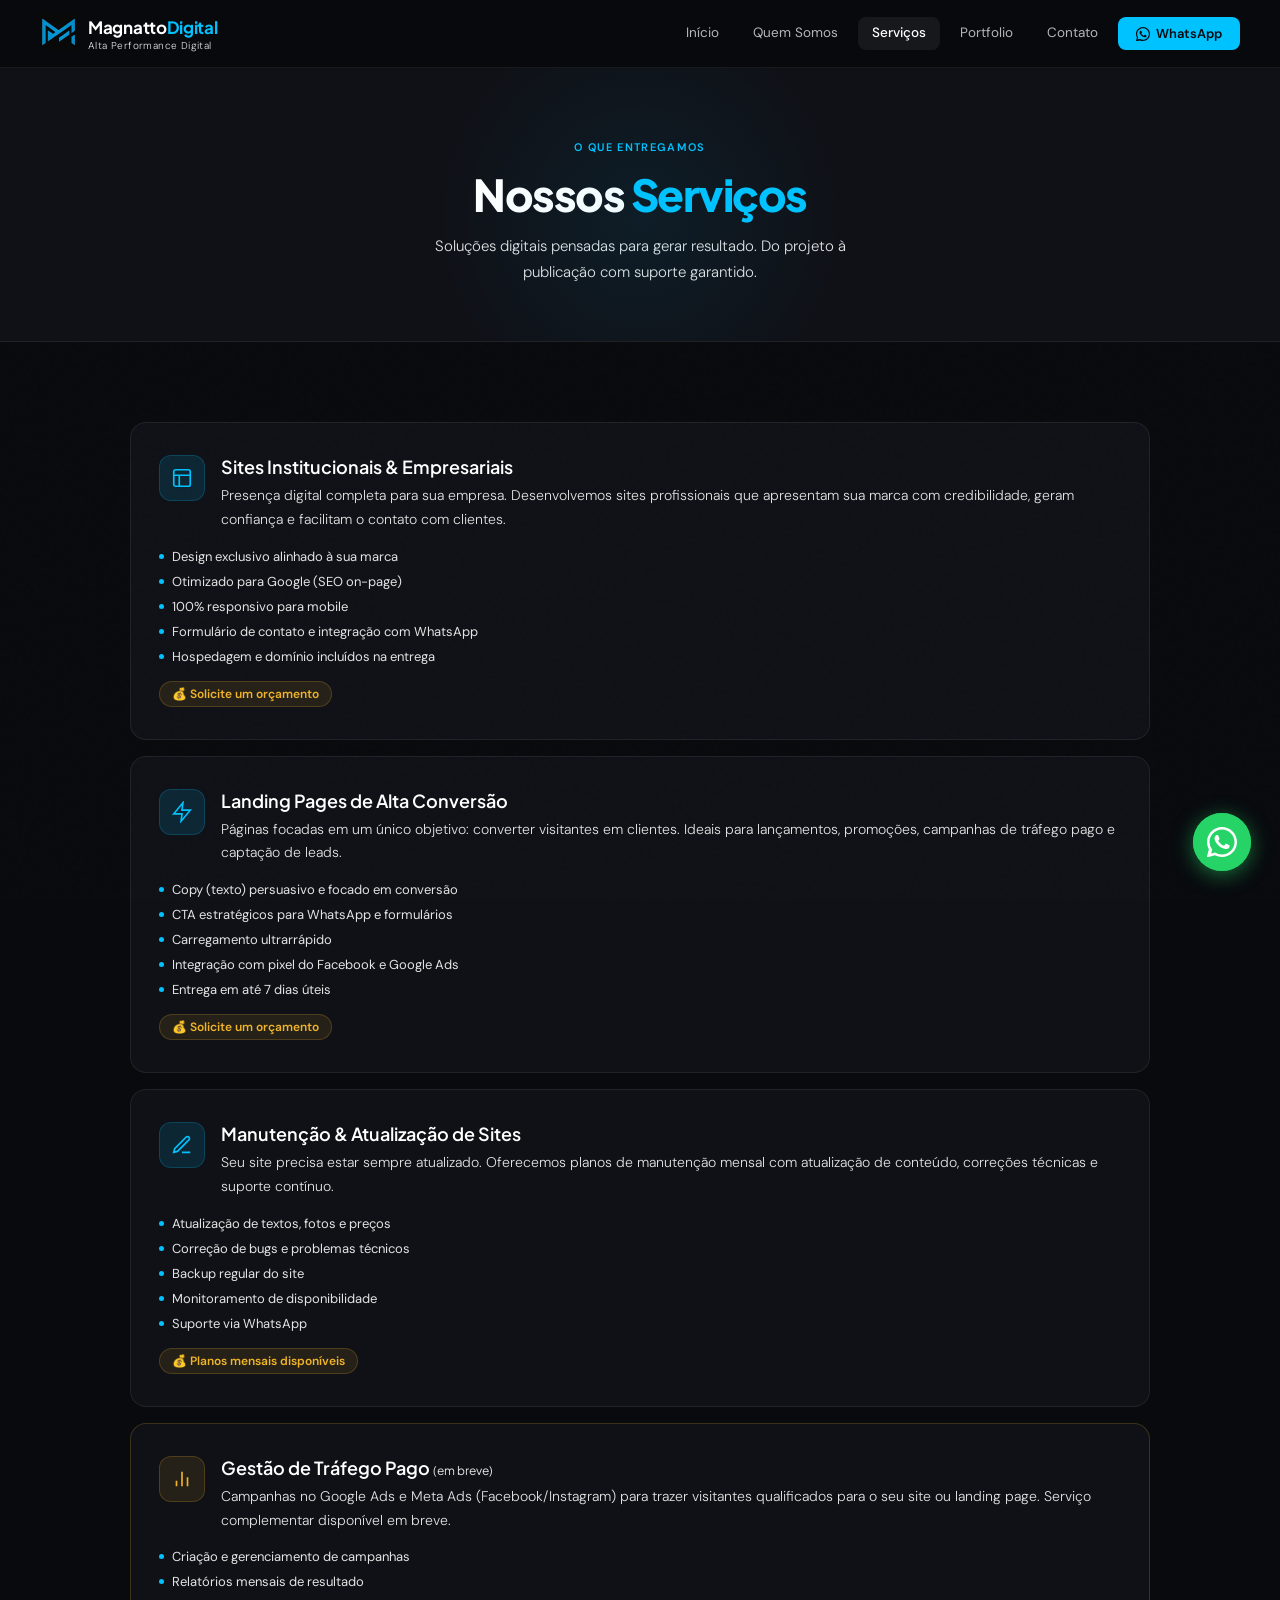
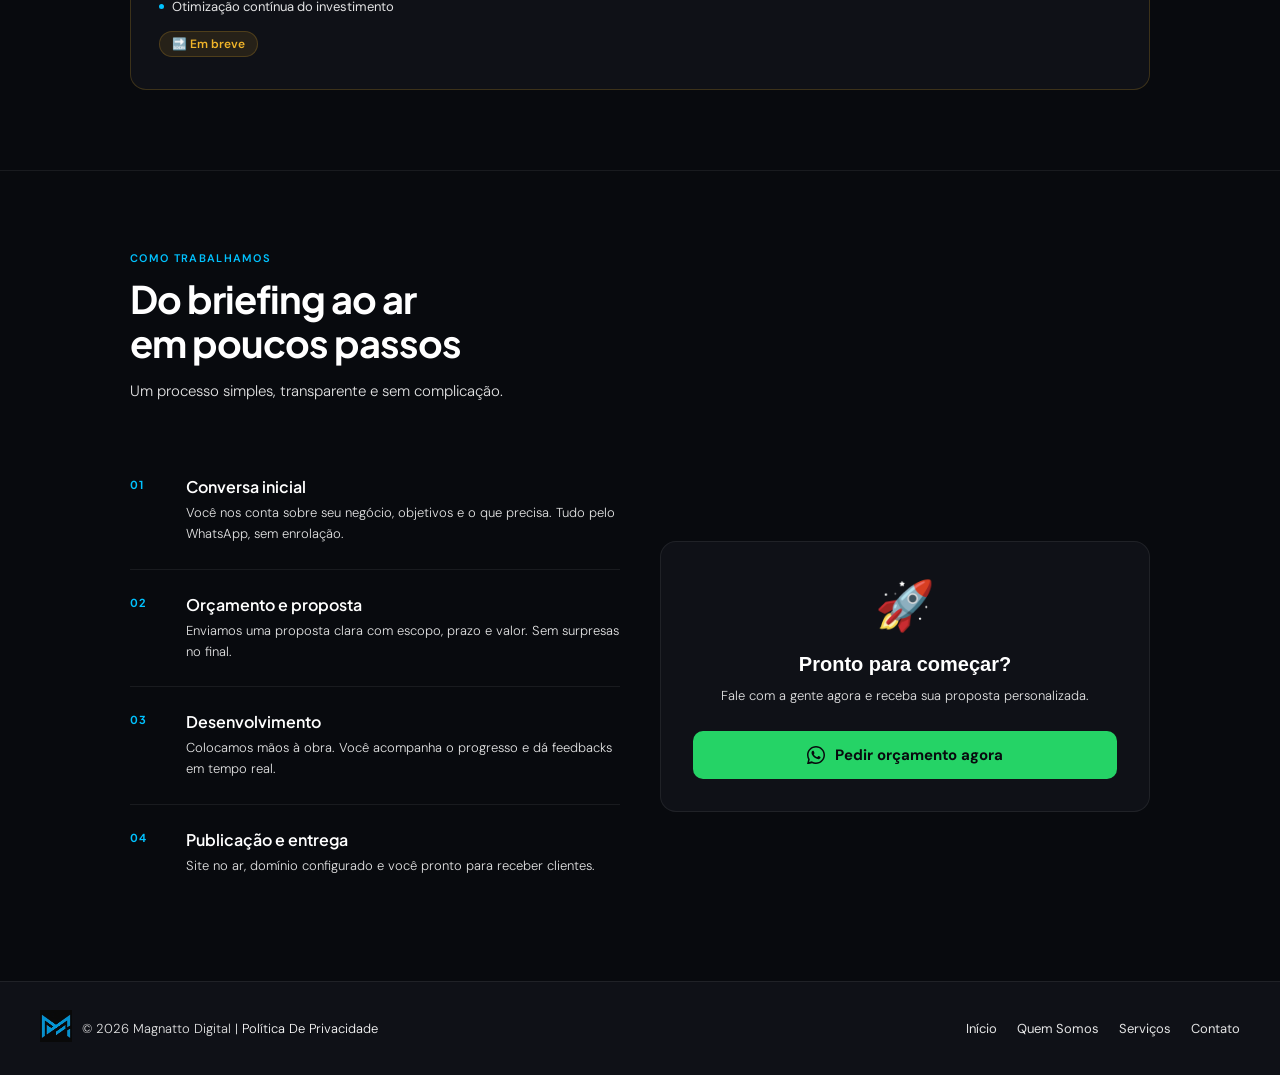
<file: servicos.html>
<!DOCTYPE html>
<html lang="pt-BR">
<head>
  <meta charset="UTF-8"/>
  <meta name="viewport" content="width=device-width, initial-scale=1.0"/>
  <title>Serviços — Magnatto Digital</title>
  <meta name="description" content="Criação de sites, landing pages, SEO e mais. Conheça todos os serviços da Magnatto Digital."/>
  <!-- Google tag (gtag.js) -->
<script async src="https://www.googletagmanager.com/gtag/js?id=AW-18074177367"></script>
<script>
  window.dataLayer = window.dataLayer || [];
  function gtag(){dataLayer.push(arguments);}
  gtag('js', new Date());

  gtag('config', 'AW-18074177367');
</script>

  <!-- Google Tag Manager -->
<script>(function(w,d,s,l,i){w[l]=w[l]||[];w[l].push({'gtm.start':
new Date().getTime(),event:'gtm.js'});var f=d.getElementsByTagName(s)[0],
j=d.createElement(s),dl=l!='dataLayer'?'&l='+l:'';j.async=true;j.src=
'https://www.googletagmanager.com/gtm.js?id='+i+dl;f.parentNode.insertBefore(j,f);
})(window,document,'script','dataLayer','GTM-P5HS49LV');</script>
<!-- End Google Tag Manager -->
  <link rel="stylesheet" href="style.css"/>
  <link rel="icon" href="favicon.png" type="image/svg+xml"/>
  <style>
    .servico-full {
      background: var(--surface);
      border: 1px solid var(--border);
      border-radius: var(--radius-lg);
      padding: 32px 28px;
      transition: border-color 0.2s, transform 0.2s;
    }
    .servico-full:hover {
      border-color: rgba(0,194,255,0.25);
      transform: translateY(-2px);
    }
    .servico-full-header {
      display: flex;
      align-items: flex-start;
      gap: 16px;
      margin-bottom: 16px;
    }
    .servico-full-body {
      font-size: 14px;
      color: var(--white-40);
      line-height: 1.7;
      font-weight: 300;
    }
    .servico-full-list {
      margin-top: 16px;
      display: flex;
      flex-direction: column;
      gap: 8px;
    }
    .servico-full-list li {
      list-style: none;
      font-size: 13px;
      color: var(--white-40);
      display: flex;
      align-items: center;
      gap: 8px;
    }
    .servico-full-list li::before {
      content: '';
      width: 5px;
      height: 5px;
      border-radius: 50%;
      background: var(--accent);
      flex-shrink: 0;
    }
    .price-tag {
      display: inline-flex;
      align-items: center;
      gap: 6px;
      background: var(--gold-dim);
      border: 1px solid rgba(240,180,41,0.2);
      color: var(--gold);
      font-size: 12px;
      font-weight: 600;
      padding: 4px 12px;
      border-radius: 20px;
      margin-top: 16px;
    }
    .servicos-lista {
      display: flex;
      flex-direction: column;
      gap: 16px;
    }
    @media (max-width: 768px) {
      .servico-full-header { flex-direction: column; gap: 12px; }
    }
  </style>
</head>
<body>
<!-- Google Tag Manager (noscript) -->
<noscript><iframe src="https://www.googletagmanager.com/ns.html?id=GTM-P5HS49LV"
height="0" width="0" style="display:none;visibility:hidden"></iframe></noscript>
<!-- End Google Tag Manager (noscript) -->
<!-- NAVBAR -->
<nav class="nav">
  <a href="index.html" class="logo">
    <div class="logo-mark">
      <img src="favicon.png" alt="logo" style="width:37px;height:37px;">
    </div>
    <div>
      <div class="logo-text">Magnatto<span>Digital</span></div>
      <div class="logo-tagline">Alta Performance Digital</div>
    </div>
  </a>
  <div class="nav-links">
    <a href="index.html">Início</a>
    <a href="quem-somos.html">Quem Somos</a>
    <a href="servicos.html" class="active">Serviços</a>
    <a href="portfolio.html">Portfolio</a>
    <a href="contato.html">Contato</a>
    <a href="#" class="nav-cta" data-wpp="">
      <svg width="14" height="14" viewBox="0 0 24 24" fill="currentColor"><path d="M17.472 14.382c-.297-.149-1.758-.867-2.03-.967-.273-.099-.471-.148-.67.15-.197.297-.767.966-.94 1.164-.173.199-.347.223-.644.075-.297-.15-1.255-.463-2.39-1.475-.883-.788-1.48-1.761-1.653-2.059-.173-.297-.018-.458.13-.606.134-.133.298-.347.446-.52.149-.174.198-.298.298-.497.099-.198.05-.371-.025-.52-.075-.149-.669-1.612-.916-2.207-.242-.579-.487-.5-.669-.51-.173-.008-.371-.01-.57-.01-.198 0-.52.074-.792.372-.272.297-1.04 1.016-1.04 2.479 0 1.462 1.065 2.875 1.213 3.074.149.198 2.096 3.2 5.077 4.487.709.306 1.262.489 1.694.625.712.227 1.36.195 1.871.118.571-.085 1.758-.719 2.006-1.413.248-.694.248-1.289.173-1.413-.074-.124-.272-.198-.57-.347z"/><path d="M12 0C5.373 0 0 5.373 0 12c0 2.123.554 4.118 1.522 5.847L.057 23.853a.5.5 0 0 0 .609.608l6.007-1.464A11.939 11.939 0 0 0 12 24c6.627 0 12-5.373 12-12S18.627 0 12 0zm0 22a9.952 9.952 0 0 1-5.093-1.396l-.363-.215-3.769.918.936-3.669-.236-.378A9.952 9.952 0 0 1 2 12C2 6.477 6.477 2 12 2s10 4.477 10 10-4.477 10-10 10z"/></svg>
      WhatsApp
    </a>
  </div>
  <button class="hamburger" id="hamburger" aria-label="Menu">
    <span></span><span></span><span></span>
  </button>
</nav>

<div class="mobile-menu" id="mobileMenu">
  <a href="index.html">Início</a>
  <a href="quem-somos.html">Quem Somos</a>
  <a href="servicos.html" class="active">Serviços</a>
  <a href="portfolio.html">Portfolio</a>
  <a href="contato.html">Contato</a>
  <a href="#" class="mob-wpp" data-wpp="">
    <svg width="16" height="16" viewBox="0 0 24 24" fill="currentColor"><path d="M17.472 14.382c-.297-.149-1.758-.867-2.03-.967-.273-.099-.471-.148-.67.15-.197.297-.767.966-.94 1.164-.173.199-.347.223-.644.075-.297-.15-1.255-.463-2.39-1.475-.883-.788-1.48-1.761-1.653-2.059-.173-.297-.018-.458.13-.606.134-.133.298-.347.446-.52.149-.174.198-.298.298-.497.099-.198.05-.371-.025-.52-.075-.149-.669-1.612-.916-2.207-.242-.579-.487-.5-.669-.51-.173-.008-.371-.01-.57-.01-.198 0-.52.074-.792.372-.272.297-1.04 1.016-1.04 2.479 0 1.462 1.065 2.875 1.213 3.074.149.198 2.096 3.2 5.077 4.487.709.306 1.262.489 1.694.625.712.227 1.36.195 1.871.118.571-.085 1.758-.719 2.006-1.413.248-.694.248-1.289.173-1.413-.074-.124-.272-.198-.57-.347z"/><path d="M12 0C5.373 0 0 5.373 0 12c0 2.123.554 4.118 1.522 5.847L.057 23.853a.5.5 0 0 0 .609.608l6.007-1.464A11.939 11.939 0 0 0 12 24c6.627 0 12-5.373 12-12S18.627 0 12 0zm0 22a9.952 9.952 0 0 1-5.093-1.396l-.363-.215-3.769.918.936-3.669-.236-.378A9.952 9.952 0 0 1 2 12C2 6.477 6.477 2 12 2s10 4.477 10 10-4.477 10-10 10z"/></svg>
    Falar no WhatsApp
  </a>
</div>

<!-- PAGE HERO -->
<div class="page-hero">
  <div class="page-hero-glow"></div>
  <div class="section-label">O que entregamos</div>
  <h1>Nossos <span style="color:var(--accent)">Serviços</span></h1>
  <p>Soluções digitais pensadas para gerar resultado. Do projeto à publicação com suporte garantido.</p>
</div>

<!-- SERVIÇOS COMPLETOS -->
<section class="section">
  <div class="servicos-lista">

    <div class="servico-full">
      <div class="servico-full-header">
        <div class="service-icon" style="flex-shrink:0;">
          <svg viewBox="0 0 24 24" fill="none" stroke="currentColor" stroke-width="1.8"><rect x="3" y="3" width="18" height="18" rx="2"/><path d="M3 9h18M9 21V9"/></svg>
        </div>
        <div>
          <div class="service-name" style="font-size:18px; margin-bottom:6px;">Sites Institucionais & Empresariais</div>
          <div class="servico-full-body">Presença digital completa para sua empresa. Desenvolvemos sites profissionais que apresentam sua marca com credibilidade, geram confiança e facilitam o contato com clientes.</div>
        </div>
      </div>
      <ul class="servico-full-list">
        <li>Design exclusivo alinhado à sua marca</li>
        <li>Otimizado para Google (SEO on-page)</li>
        <li>100% responsivo para mobile</li>
        <li>Formulário de contato e integração com WhatsApp</li>
        <li>Hospedagem e domínio incluídos na entrega</li>
      </ul>
      <span class="price-tag">💰 Solicite um orçamento</span>
    </div>

    <div class="servico-full">
      <div class="servico-full-header">
        <div class="service-icon" style="flex-shrink:0;">
          <svg viewBox="0 0 24 24" fill="none" stroke="currentColor" stroke-width="1.8"><path d="M13 2L3 14h9l-1 8 10-12h-9l1-8z"/></svg>
        </div>
        <div>
          <div class="service-name" style="font-size:18px; margin-bottom:6px;">Landing Pages de Alta Conversão</div>
          <div class="servico-full-body">Páginas focadas em um único objetivo: converter visitantes em clientes. Ideais para lançamentos, promoções, campanhas de tráfego pago e captação de leads.</div>
        </div>
      </div>
      <ul class="servico-full-list">
        <li>Copy (texto) persuasivo e focado em conversão</li>
        <li>CTA estratégicos para WhatsApp e formulários</li>
        <li>Carregamento ultrarrápido</li>
        <li>Integração com pixel do Facebook e Google Ads</li>
        <li>Entrega em até 7 dias úteis</li>
      </ul>
      <span class="price-tag">💰 Solicite um orçamento</span>
    </div>

    <div class="servico-full">
      <div class="servico-full-header">
        <div class="service-icon" style="flex-shrink:0;">
          <svg viewBox="0 0 24 24" fill="none" stroke="currentColor" stroke-width="1.8"><path d="M12 20h9M16.5 3.5a2.121 2.121 0 0 1 3 3L7 19l-4 1 1-4L16.5 3.5z"/></svg>
        </div>
        <div>
          <div class="service-name" style="font-size:18px; margin-bottom:6px;">Manutenção & Atualização de Sites</div>
          <div class="servico-full-body">Seu site precisa estar sempre atualizado. Oferecemos planos de manutenção mensal com atualização de conteúdo, correções técnicas e suporte contínuo.</div>
        </div>
      </div>
      <ul class="servico-full-list">
        <li>Atualização de textos, fotos e preços</li>
        <li>Correção de bugs e problemas técnicos</li>
        <li>Backup regular do site</li>
        <li>Monitoramento de disponibilidade</li>
        <li>Suporte via WhatsApp</li>
      </ul>
      <span class="price-tag">💰 Planos mensais disponíveis</span>
    </div>

    <div class="servico-full" style="border-color: rgba(240,180,41,0.2);">
      <div class="servico-full-header">
        <div class="service-icon" style="flex-shrink:0; background:var(--gold-dim); border-color:rgba(240,180,41,0.2);">
          <svg viewBox="0 0 24 24" fill="none" stroke="var(--gold)" stroke-width="1.8"><path d="M18 20V10M12 20V4M6 20v-6"/></svg>
        </div>
        <div>
          <div class="service-name" style="font-size:18px; margin-bottom:6px;">Gestão de Tráfego Pago <span style="font-size:12px; color:var(--white-40); font-weight:400;">(em breve)</span></div>
          <div class="servico-full-body">Campanhas no Google Ads e Meta Ads (Facebook/Instagram) para trazer visitantes qualificados para o seu site ou landing page. Serviço complementar disponível em breve.</div>
        </div>
      </div>
      <ul class="servico-full-list">
        <li>Criação e gerenciamento de campanhas</li>
        <li>Relatórios mensais de resultado</li>
        <li>Otimização contínua do investimento</li>
      </ul>
      <span class="price-tag" style="background:var(--gold-dim); border-color:rgba(240,180,41,0.2); color:var(--gold);">🔜 Em breve</span>
    </div>

  </div>
</section>

<div class="divider"></div>

<!-- PROCESSO -->
<section class="section">
  <div class="section-label">Como trabalhamos</div>
  <div class="section-title">Do briefing ao ar<br>em poucos passos</div>
  <div class="section-sub">Um processo simples, transparente e sem complicação.</div>

  <div style="display:grid; grid-template-columns: 1fr 1fr; gap: 40px;" class="processo-grid">
    <div class="steps-list">
      <div class="step">
        <div class="step-num">01</div>
        <div>
          <div class="step-title">Conversa inicial</div>
          <div class="step-desc">Você nos conta sobre seu negócio, objetivos e o que precisa. Tudo pelo WhatsApp, sem enrolação.</div>
        </div>
      </div>
      <div class="step">
        <div class="step-num">02</div>
        <div>
          <div class="step-title">Orçamento e proposta</div>
          <div class="step-desc">Enviamos uma proposta clara com escopo, prazo e valor. Sem surpresas no final.</div>
        </div>
      </div>
      <div class="step">
        <div class="step-num">03</div>
        <div>
          <div class="step-title">Desenvolvimento</div>
          <div class="step-desc">Colocamos mãos à obra. Você acompanha o progresso e dá feedbacks em tempo real.</div>
        </div>
      </div>
      <div class="step">
        <div class="step-num">04</div>
        <div>
          <div class="step-title">Publicação e entrega</div>
          <div class="step-desc">Site no ar, domínio configurado e você pronto para receber clientes.</div>
        </div>
      </div>
    </div>
    <div style="display:flex; align-items:center; justify-content:center;">
      <div style="background: var(--surface); border: 1px solid var(--border); border-radius: var(--radius-lg); padding: 32px; text-align:center; width:100%;">
        <div style="font-size:48px; margin-bottom:16px;">🚀</div>
        <div style="font-family:'Syne',sans-serif; font-size:20px; font-weight:700; margin-bottom:10px;">Pronto para começar?</div>
        <p style="font-size:13px; color:var(--white-40); margin-bottom:24px; font-weight:300; line-height:1.6;">Fale com a gente agora e receba sua proposta personalizada.</p>
        <a href="#" class="btn-wpp" style="justify-content:center; width:100%;" data-wpp="Olá! Tenho interesse em criar um site com a Magnatto Digital. Pode me enviar um orçamento?">
          <svg width="18" height="18" viewBox="0 0 24 24" fill="currentColor"><path d="M17.472 14.382c-.297-.149-1.758-.867-2.03-.967-.273-.099-.471-.148-.67.15-.197.297-.767.966-.94 1.164-.173.199-.347.223-.644.075-.297-.15-1.255-.463-2.39-1.475-.883-.788-1.48-1.761-1.653-2.059-.173-.297-.018-.458.13-.606.134-.133.298-.347.446-.52.149-.174.198-.298.298-.497.099-.198.05-.371-.025-.52-.075-.149-.669-1.612-.916-2.207-.242-.579-.487-.5-.669-.51-.173-.008-.371-.01-.57-.01-.198 0-.52.074-.792.372-.272.297-1.04 1.016-1.04 2.479 0 1.462 1.065 2.875 1.213 3.074.149.198 2.096 3.2 5.077 4.487.709.306 1.262.489 1.694.625.712.227 1.36.195 1.871.118.571-.085 1.758-.719 2.006-1.413.248-.694.248-1.289.173-1.413-.074-.124-.272-.198-.57-.347z"/><path d="M12 0C5.373 0 0 5.373 0 12c0 2.123.554 4.118 1.522 5.847L.057 23.853a.5.5 0 0 0 .609.608l6.007-1.464A11.939 11.939 0 0 0 12 24c6.627 0 12-5.373 12-12S18.627 0 12 0zm0 22a9.952 9.952 0 0 1-5.093-1.396l-.363-.215-3.769.918.936-3.669-.236-.378A9.952 9.952 0 0 1 2 12C2 6.477 6.477 2 12 2s10 4.477 10 10-4.477 10-10 10z"/></svg>
          Pedir orçamento agora
        </a>
      </div>
    </div>
  </div>
</section>

<style>
@media (max-width: 768px) {
  .processo-grid { grid-template-columns: 1fr !important; }
}
</style>

<!-- botao de whatsapp no canto inferior -->
<a href="#" class="fab-whatsapp" id="fabWhatsapp" aria-label="Falar pelo WhatsApp">
    <svg viewBox="0 0 24 24" fill="currentColor" aria-hidden="true"><path d="M17.472 14.382c-.297-.149-1.758-.867-2.03-.967-.273-.099-.471-.148-.67.15-.197.297-.767.966-.94 1.164-.173.199-.347.223-.644.075-.297-.15-1.255-.463-2.39-1.475-.883-.788-1.48-1.761-1.653-2.059-.173-.297-.018-.458.13-.606.134-.133.298-.347.446-.52.149-.174.198-.298.298-.497.099-.198.05-.371-.025-.52-.075-.149-.669-1.612-.916-2.207-.242-.579-.487-.5-.669-.51-.173-.008-.371-.01-.57-.01-.198 0-.52.074-.792.372-.272.297-1.04 1.016-1.04 2.479 0 1.462 1.065 2.875 1.213 3.074.149.198 2.096 3.2 5.077 4.487.709.306 1.262.489 1.694.625.712.227 1.36.195 1.871.118.571-.085 1.758-.719 2.006-1.413.248-.694.248-1.289.173-1.413-.074-.124-.272-.198-.57-.347z"/><path d="M12 0C5.373 0 0 5.373 0 12c0 2.115.549 4.099 1.51 5.824L.036 23.145a.75.75 0 0 0 .916.898l5.424-1.419A11.943 11.943 0 0 0 12 24c6.627 0 12-5.373 12-12S18.627 0 12 0zm0 22c-1.854 0-3.6-.5-5.105-1.373l-.367-.214-3.214.84.875-3.131-.232-.381A9.956 9.956 0 0 1 2 12C2 6.477 6.477 2 12 2s10 4.477 10 10-4.477 10-10 10z"/></svg>
    <span class="fab-whatsapp__tooltip">Fale conosco!</span>
</a>

<footer>
  <div class="logo" style="gap:10px;">
    <div class="logo-mark">
      <img src="favicon.png" alt="logo" style="width:32px;height:32px;">
    </div>
    <div class="footer-copy">© 2026 Magnatto Digital | 
      <a href="politicadeprivacidade.html" class="politica">Política De Privacidade</a>
    </div>
  </div>
  <div class="footer-links">
    <a href="index.html">Início</a>
    <a href="quem-somos.html">Quem Somos</a>
    <a href="servicos.html">Serviços</a>
    <a href="contato.html">Contato</a>
  </div>
</footer>

<script src="script.js"></script>
</body>
</html>
</file>
<file: style.css>
@import url('https://fonts.googleapis.com/css2?family=Plus+Jakarta+Sans:wght@400;500;600;700;800&family=DM+Sans:ital,opsz,wght@0,9..40,300;0,9..40,400;0,9..40,500;1,9..40,300&display=swap');

* { box-sizing: border-box; margin: 0; padding: 0; }

:root {
  --black: #080A0E;
  --surface: #0F1117;
  --surface2: #161820;
  --border: rgba(255,255,255,0.07);
  --border-hover: rgba(255,255,255,0.15);
  --white: #FFFFFF;
  --white-70: rgba(255,255,255,0.7);
  --white-40: rgba(255, 255, 255, 0.886);
  --white-10: rgba(255,255,255,0.06);
  --accent: #00C2FF;
  --accent-dim: rgba(0,194,255,0.12);
  --accent-glow: rgba(0,194,255,0.3);
  --gold: #F0B429;
  --gold-dim: rgba(240,180,41,0.1);
  --radius: 10px;
  --radius-lg: 16px;
}

html { scroll-behavior: smooth; }

body {
  font-family: 'DM Sans', sans-serif;
  background: var(--black);
  color: var(--white);
  -webkit-font-smoothing: antialiased;
}

/* ===== NOISE TEXTURE OVERLAY ===== */
body::before {
  content: '';
  position: fixed;
  inset: 0;
  background-image: url("data:image/svg+xml,%3Csvg viewBox='0 0 256 256' xmlns='http://www.w3.org/2000/svg'%3E%3Cfilter id='noise'%3E%3CfeTurbulence type='fractalNoise' baseFrequency='0.9' numOctaves='4' stitchTiles='stitch'/%3E%3C/filter%3E%3Crect width='100%25' height='100%25' filter='url(%23noise)' opacity='0.04'/%3E%3C/svg%3E");
  pointer-events: none;
  z-index: 0;
  opacity: 0.4;
}

/* ===== NAVBAR ===== */
.nav {
  display: flex;
  justify-content: space-between;
  align-items: center;
  padding: 0 40px;
  height: 68px;
  border-bottom: 1px solid var(--border);
  background: rgba(8,10,14,0.85);
  backdrop-filter: blur(20px);
  -webkit-backdrop-filter: blur(20px);
  position: sticky;
  top: 0;
  z-index: 100;
}

.logo {
  display: flex;
  align-items: center;
  gap: 11px;
  text-decoration: none;
}



.logo-text {
  font-family: 'Plus Jakarta Sans', sans-serif;
  font-weight: 700;
  font-size: 17px;
  color: var(--white);
  letter-spacing: -0.3px;
}

.logo-text span { color: var(--accent); }

.logo-tagline {
  font-size: 10px;
  color: var(--white-40);
  font-weight: 300;
  letter-spacing: 0.04em;
  margin-top: 1px;
}

.nav-links {
  display: flex;
  gap: 6px;
}

.nav-links a {
  font-size: 13.5px;
  color: var(--white-70);
  text-decoration: none;
  padding: 7px 14px;
  border-radius: 8px;
  transition: all 0.2s;
  font-weight: 400;
}

.nav-links a:hover { color: var(--white); background: var(--white-10); }
.nav-links a.active { color: var(--white); background: var(--white-10); font-weight: 500; }

.nav-cta {
  background: var(--accent);
  color: var(--black) !important;
  font-weight: 600 !important;
  padding: 8px 18px !important;
  border-radius: 8px !important;
  font-size: 13px !important;
  display: flex;
  align-items: center;
  gap: 6px;
  transition: all 0.2s !important;
  text-decoration: none;
}

.nav-cta:hover {
  background: #33CFFF !important;
  transform: translateY(-1px);
  box-shadow: 0 4px 20px var(--accent-glow) !important;
}

/* Hamburger */
.hamburger {
  display: none;
  flex-direction: column;
  gap: 5px;
  background: none;
  border: none;
  cursor: pointer;
  padding: 6px;
  border-radius: 8px;
}
.hamburger span {
  display: block;
  width: 22px;
  height: 2px;
  background: var(--white);
  border-radius: 2px;
  transition: transform 0.25s ease, opacity 0.2s ease;
  transform-origin: center;
}
.hamburger.open span:nth-child(1) { transform: translateY(7px) rotate(45deg); }
.hamburger.open span:nth-child(2) { opacity: 0; transform: scaleX(0); }
.hamburger.open span:nth-child(3) { transform: translateY(-7px) rotate(-45deg); }

.mobile-menu {
  display: none;
  flex-direction: column;
  position: fixed;
  top: 68px;
  left: 0; right: 0;
  background: rgba(8,10,14,0.97);
  backdrop-filter: blur(20px);
  border-bottom: 1px solid var(--border);
  z-index: 99;
  padding: 12px 0 20px;
  animation: slideDown 0.2s ease;
}
.mobile-menu.open { display: flex; }
@keyframes slideDown {
  from { opacity: 0; transform: translateY(-8px); }
  to   { opacity: 1; transform: translateY(0); }
}
.mobile-menu a {
  padding: 14px 28px;
  font-size: 15px;
  color: var(--white-70);
  text-decoration: none;
  transition: color 0.15s, background 0.15s;
  font-family: 'DM Sans', sans-serif;
}
.mobile-menu a:hover, .mobile-menu a.active { color: var(--white); background: var(--white-10); }
.mobile-menu .mob-wpp {
  margin: 12px 20px 0;
  background: #25D366;
  color: var(--black) !important;
  font-weight: 600 !important;
  border-radius: 10px;
  justify-content: center;
  display: flex;
  align-items: center;
  gap: 8px;
}

/* ===== HERO ===== */
.hero {
  min-height: calc(100vh - 68px);
  display: flex;
  align-items: center;
  justify-content: center;
  padding: 80px 40px;
  position: relative;
  overflow: hidden;
  text-align: center;
}

.hero-glow {
  position: absolute;
  width: 600px;
  height: 600px;
  background: radial-gradient(circle, rgba(0,194,255,0.12) 0%, transparent 70%);
  top: 50%;
  left: 50%;
  transform: translate(-50%, -55%);
  pointer-events: none;
}

.hero-grid-lines {
  position: absolute;
  inset: 0;
  background-image:
    linear-gradient(rgba(255,255,255,0.02) 1px, transparent 1px),
    linear-gradient(90deg, rgba(255,255,255,0.02) 1px, transparent 1px);
  background-size: 60px 60px;
  pointer-events: none;
}

.hero-content { position: relative; z-index: 2; max-width: 780px; }

.hero-badge {
  display: inline-flex;
  align-items: center;
  gap: 7px;
  background: var(--accent-dim);
  border: 1px solid rgba(0,194,255,0.25);
  color: var(--accent);
  font-size: 12px;
  font-weight: 500;
  padding: 6px 14px;
  border-radius: 20px;
  margin-bottom: 28px;
  letter-spacing: 0.02em;
}

.hero-badge::before {
  content: '';
  width: 6px; height: 6px;
  border-radius: 50%;
  background: var(--accent);
  animation: pulse 2s infinite;
}

@keyframes pulse {
  0%, 100% { opacity: 1; transform: scale(1); }
  50% { opacity: 0.5; transform: scale(0.8); }
}

.hero h1 {
  font-family: 'Plus Jakarta Sans', sans-serif;
  font-size: clamp(28px, 4.5vw, 52px);
  font-weight: 800;
  line-height: 1.15;
  letter-spacing: -1.5px;
  color: var(--white);
  margin-bottom: 22px;
}

.hero h1 .highlight {
  background: linear-gradient(90deg, var(--accent), #0077FF);
  -webkit-background-clip: text;
  -webkit-text-fill-color: transparent;
  background-clip: text;
}

.hero p {
  font-size: 17px;
  color: var(--white-70);
  line-height: 1.7;
  max-width: 560px;
  margin: 0 auto 36px;
  font-weight: 300;
}

.hero-actions {
  display: flex;
  gap: 12px;
  justify-content: center;
  flex-wrap: wrap;
  
}

.btn-primary {
  background: var(--accent);
  color: var(--black);
  border: none;
  padding: 14px 28px;
  border-radius: var(--radius);
  font-size: 14px;
  font-weight: 700;
  cursor: pointer;
  font-family: 'DM Sans', sans-serif;
  transition: all 0.2s;
  display: inline-flex;
  align-items: center;
  gap: 8px;
  text-decoration: none;
}

.btn-primary:hover {
  background: #33CFFF;
  transform: translateY(-2px);
  box-shadow: 0 8px 30px var(--accent-glow);
}

.btn-ghost {
  background: transparent;
  color: var(--white-70);
  border: 1px solid var(--border-hover);
  padding: 14px 28px;
  border-radius: var(--radius);
  font-size: 14px;
  font-weight: 500;
  cursor: pointer;
  font-family: 'DM Sans', sans-serif;
  transition: all 0.2s;
  text-decoration: none;
  display: inline-flex;
  align-items: center;
  gap: 8px;
}

.btn-ghost:hover {
  color: var(--white);
  border-color: rgba(255,255,255,0.3);
  background: var(--white-10);
}

.btn-wpp {
  background: #25D366;
  color: var(--black);
  border: none;
  padding: 14px 28px;
  border-radius: var(--radius);
  font-size: 15px;
  font-weight: 700;
  cursor: pointer;
  font-family: 'DM Sans', sans-serif;
  transition: all 0.2s;
  display: inline-flex;
  align-items: center;
  gap: 10px;
  text-decoration: none;
}

.btn-wpp:hover {
  background: #1ebe5a;
  transform: translateY(-2px);
  box-shadow: 0 8px 30px rgba(37,211,102,0.3);
}

/* ===== STATS BAR ===== */
.stats-bar {
  display: flex;
  justify-content: center;
  border-top: 1px solid var(--border);
  border-bottom: 1px solid var(--border);
  background: var(--surface);
}

.stat-item {
  padding: 24px 48px;
  text-align: center;
  border-right: 1px solid var(--border);
  flex: 1;
  max-width: 200px;
}
.stat-item:last-child { border-right: none; }

.stat-num {
  font-family: 'Plus Jakarta Sans', sans-serif;
  font-size: 26px;
  font-weight: 700;
  color: var(--accent);
  line-height: 1;
  
}

.stat-label {
  font-size: 12px;
  color: var(--white-40);
  margin-top: 4px;
  font-weight: 300;
}

/* ===== SECTIONS ===== */
.section {
  padding: 80px 40px;
  max-width: 1100px;
  margin: 0 auto;
}

.section-label {
  font-size: 11px;
  font-weight: 600;
  color: var(--accent);
  letter-spacing: 0.12em;
  text-transform: uppercase;
  margin-bottom: 12px;
}

.section-title {
  font-family: 'Plus Jakarta Sans', sans-serif;
  font-size: clamp(26px, 4vw, 38px);
  font-weight: 700;
  color: var(--white);
  letter-spacing: -1px;
  line-height: 1.15;
  margin-bottom: 14px;
}

.section-sub {
  font-size: 15px;
  color: var(--white-40);
  line-height: 1.7;
  max-width: 520px;
  font-weight: 300;
  margin-bottom: 48px;
}

/* ===== SERVICES GRID ===== */
.services-grid {
  display: grid;
  grid-template-columns: repeat(3, 1fr);
  gap: 16px;
}

.service-card {
  background: var(--surface);
  border: 1px solid var(--border);
  border-radius: var(--radius-lg);
  padding: 28px 24px;
  transition: all 0.25s;
  position: relative;
  overflow: hidden;
}

.service-card::before {
  content: '';
  position: absolute;
  inset: 0;
  background: linear-gradient(135deg, var(--accent-dim), transparent);
  opacity: 0;
  transition: opacity 0.3s;
  border-radius: var(--radius-lg);
}

.service-card:hover {
  border-color: rgba(0,194,255,0.3);
  transform: translateY(-3px);
  box-shadow: 0 12px 40px rgba(0,0,0,0.4);
}

.service-card:hover::before { opacity: 1; }

.service-icon {
  width: 46px;
  height: 46px;
  background: var(--accent-dim);
  border: 1px solid rgba(0,194,255,0.2);
  border-radius: 12px;
  display: flex;
  align-items: center;
  justify-content: center;
  margin-bottom: 18px;
  position: relative;
}

.service-icon svg { width: 22px; height: 22px; color: var(--accent); }

.service-name {
  font-family: 'Plus Jakarta Sans', sans-serif;
  font-size: 16px;
  font-weight: 600;
  color: var(--white);
  margin-bottom: 8px;
}

.service-desc {
  font-size: 13px;
  color: var(--white-40);
  line-height: 1.6;
  font-weight: 300;
}

.service-tag {
  display: inline-block;
  margin-top: 16px;
  font-size: 11px;
  font-weight: 500;
  padding: 3px 10px;
  border-radius: 20px;
  background: var(--accent-dim);
  color: var(--accent);
  border: 1px solid rgba(0,194,255,0.15);
}

/* ===== FEATURED (destaque) ===== */
.featured-card {
  grid-column: span 2;
  background: linear-gradient(135deg, rgba(0,194,255,0.08), rgba(0,119,255,0.05));
  border: 1px solid rgba(0,194,255,0.2);
}

/* ===== CTA STRIP ===== */
.cta-strip {
  background: var(--surface);
  border-top: 1px solid var(--border);
  border-bottom: 1px solid var(--border);
  padding: 64px 40px;
  text-align: center;
  position: relative;
  overflow: hidden;
}

.cta-strip-glow {
  position: absolute;
  width: 400px;
  height: 300px;
  background: radial-gradient(circle, rgba(0,194,255,0.08) 0%, transparent 70%);
  top: 50%;
  left: 50%;
  transform: translate(-50%, -50%);
  pointer-events: none;
}

.cta-strip h2 {
  font-family: 'Plus Jakarta Sans', sans-serif;
  font-size: clamp(22px, 3.5vw, 34px);
  font-weight: 700;
  letter-spacing: -0.8px;
  margin-bottom: 12px;
}

.cta-strip p {
  font-size: 15px;
  color: var(--white-40);
  margin-bottom: 32px;
  font-weight: 300;
}

/* ===== FOOTER ===== */
footer {
  border-top: 1px solid var(--border);
  padding: 28px 40px;
  display: flex;
  justify-content: space-between;
  align-items: center;
  flex-wrap: wrap;
  gap: 12px;
  background: var(--surface);
}

.footer-copy {
  font-size: 13px;
  color: var(--white-40);
  font-weight: 300;
}

.footer-links {
  display: flex;
  gap: 20px;
}

.footer-links a {
  font-size: 13px;
  color: var(--white-40);
  text-decoration: none;
  transition: color 0.15s;
}

.footer-links a:hover { color: var(--white-70); }

/* ===== PAGE HERO (inner pages) ===== */
.page-hero {
  padding: 72px 40px 56px;
  text-align: center;
  border-bottom: 1px solid var(--border);
  background: var(--surface);
  position: relative;
  overflow: hidden;
}

.page-hero-glow {
  position: absolute;
  width: 500px;
  height: 300px;
  background: radial-gradient(circle, rgba(0,194,255,0.07) 0%, transparent 70%);
  top: 0; left: 50%;
  transform: translateX(-50%);
  pointer-events: none;
}

.page-hero h1 {
  font-family: 'Plus Jakarta Sans', sans-serif;
  font-size: clamp(28px, 4vw, 44px);
  font-weight: 800;
  letter-spacing: -1.5px;
  margin-bottom: 12px;
}

.page-hero p {
  font-size: 15px;
  color: var(--white-40);
  max-width: 480px;
  margin: 0 auto;
  font-weight: 300;
  line-height: 1.7;
}

/* ===== CARDS GRID ===== */
.cards-grid {
  display: grid;
  grid-template-columns: repeat(2, 1fr);
  gap: 16px;
}

.info-card {
  background: var(--surface);
  border: 1px solid var(--border);
  border-radius: var(--radius-lg);
  padding: 28px;
  transition: border-color 0.2s;
}

.info-card:hover { border-color: var(--border-hover); }

.info-card-title {
  font-family: 'Plus Jakarta Sans', sans-serif;
  font-size: 17px;
  font-weight: 600;
  color: var(--white);
  margin-bottom: 10px;
}

.info-card-text {
  font-size: 14px;
  color: var(--white-40);
  line-height: 1.7;
  font-weight: 300;
}

/* ===== CONTACT FORM AREA ===== */
.contact-grid {
  display: grid;
  grid-template-columns: 1fr 1fr;
  gap: 32px;
  align-items: start;
}

.contact-info h3 {
  font-family: 'Plus Jakarta Sans', sans-serif;
  font-size: 22px;
  font-weight: 700;
  margin-bottom: 14px;
  letter-spacing: -0.5px;
}

.contact-info p {
  font-size: 14px;
  color: var(--white-40);
  line-height: 1.7;
  margin-bottom: 28px;
  font-weight: 300;
}

.contact-item {
  display: flex;
  align-items: center;
  gap: 12px;
  padding: 14px 0;
  border-bottom: 1px solid var(--border);
}

.contact-item:last-child { border-bottom: none; }

.contact-item-icon {
  width: 36px;
  height: 36px;
  background: var(--accent-dim);
  border-radius: 9px;
  display: flex;
  align-items: center;
  justify-content: center;
  flex-shrink: 0;
}

.contact-item-icon svg { width: 17px; height: 17px; color: var(--accent); }

.contact-item-label {
  font-size: 11px;
  color: var(--white-40);
  text-transform: uppercase;
  letter-spacing: 0.06em;
  font-weight: 500;
  margin-bottom: 2px;
}

.contact-item-value {
  font-size: 14px;
  color: var(--white-70);
  font-weight: 400;
}

/* ===== PROCESS STEPS ===== */
.steps-list {
  display: flex;
  flex-direction: column;
  gap: 0;
}

.step {
  display: flex;
  gap: 20px;
  padding: 24px 0;
  border-bottom: 1px solid var(--border);
  position: relative;
}

.step:last-child { border-bottom: none; }

.step-num {
  font-family: 'Plus Jakarta Sans', sans-serif;
  font-size: 11px;
  font-weight: 700;
  color: var(--accent);
  letter-spacing: 0.08em;
  width: 36px;
  flex-shrink: 0;
  padding-top: 2px;
}

.step-title {
  font-family: 'Plus Jakarta Sans', sans-serif;
  font-size: 16px;
  font-weight: 600;
  color: var(--white);
  margin-bottom: 6px;
}

.step-desc {
  font-size: 13px;
  color: var(--white-40);
  line-height: 1.6;
  font-weight: 300;
}

/* ===== DIVIDER ===== */
.divider {
  height: 1px;
  background: var(--border);
  margin: 0;
}

/* ===== RESPONSIVE ===== */
@media (max-width: 768px) {
  .nav { padding: 0 20px; }
  .nav-links, .nav-cta { display: none; }
  .hamburger { display: flex; }

  .hero { padding: 60px 24px; min-height: auto; }
  .hero h1 { letter-spacing: -1px; }
  .hero p { font-size: 15px; }

  .stats-bar { flex-wrap: wrap; }
  .stat-item { border-right: none; border-bottom: 1px solid var(--border); padding: 18px 24px; max-width: 50%; flex: 0 0 50%; }
  .stat-item:nth-child(2n) { border-right: none; }

  .section { padding: 56px 24px; }
  .services-grid { grid-template-columns: 1fr; }
  .featured-card { grid-column: span 1; }
  .cards-grid { grid-template-columns: 1fr; }
  .contact-grid { grid-template-columns: 1fr; }

  .page-hero { padding: 48px 24px 40px; }
  .cta-strip { padding: 48px 24px; }
  footer { padding: 24px 20px; flex-direction: column; text-align: center; }
}

.fab-whatsapp {
  position: fixed;
  bottom: 1.8rem;
  right: 1.8rem;
  z-index: 800;
  width: 58px; height: 58px;
  background: #25d366;
  border-radius: 50%;
  display: flex;
  align-items: center;
  justify-content: center;
  box-shadow: 0 4px 20px rgba(37,211,102,0.5);
  transition: transform var(--trans), box-shadow var(--trans);
  animation: fabPop 0.6s var(--ease) 1s both;
}
.fab-whatsapp:hover {
  transform: scale(1.1);
  box-shadow: 0 8px 30px rgba(37,211,102,0.6);
}
.fab-whatsapp svg { width: 30px; height: 30px; color: var(--white); }

/* Pulse ring */
.fab-whatsapp::before {
  content: '';
  position: absolute;
  width: 100%; height: 100%;
  border-radius: 50%;
  background: #25d366;
  animation: pulse 2.5s ease-out infinite;
  z-index: -1;
}

/* Tooltip */
.fab-whatsapp__tooltip {
  position: absolute;
  right: calc(100% + 12px);
  background: var(--green-900);
  color: var(--white);
  font-size: 0.8rem;
  font-weight: 600;
  padding: 0.4rem 0.8rem;
  border-radius: var(--radius-sm);
  white-space: nowrap;
  pointer-events: none;
  opacity: 0;
  transform: translateX(6px);
  transition: opacity var(--trans), transform var(--trans);
}
.fab-whatsapp__tooltip::after {
  content: '';
  position: absolute;
  top: 50%; right: -5px;
  transform: translateY(-50%);
  border: 5px solid transparent;
  border-left-color: var(--green-900);
  border-right: 0;
}
.fab-whatsapp:hover .fab-whatsapp__tooltip {
  opacity: 1;
  transform: translateX(0);
}

.politica{
  color: white;
  text-decoration: none;
}
</file>
